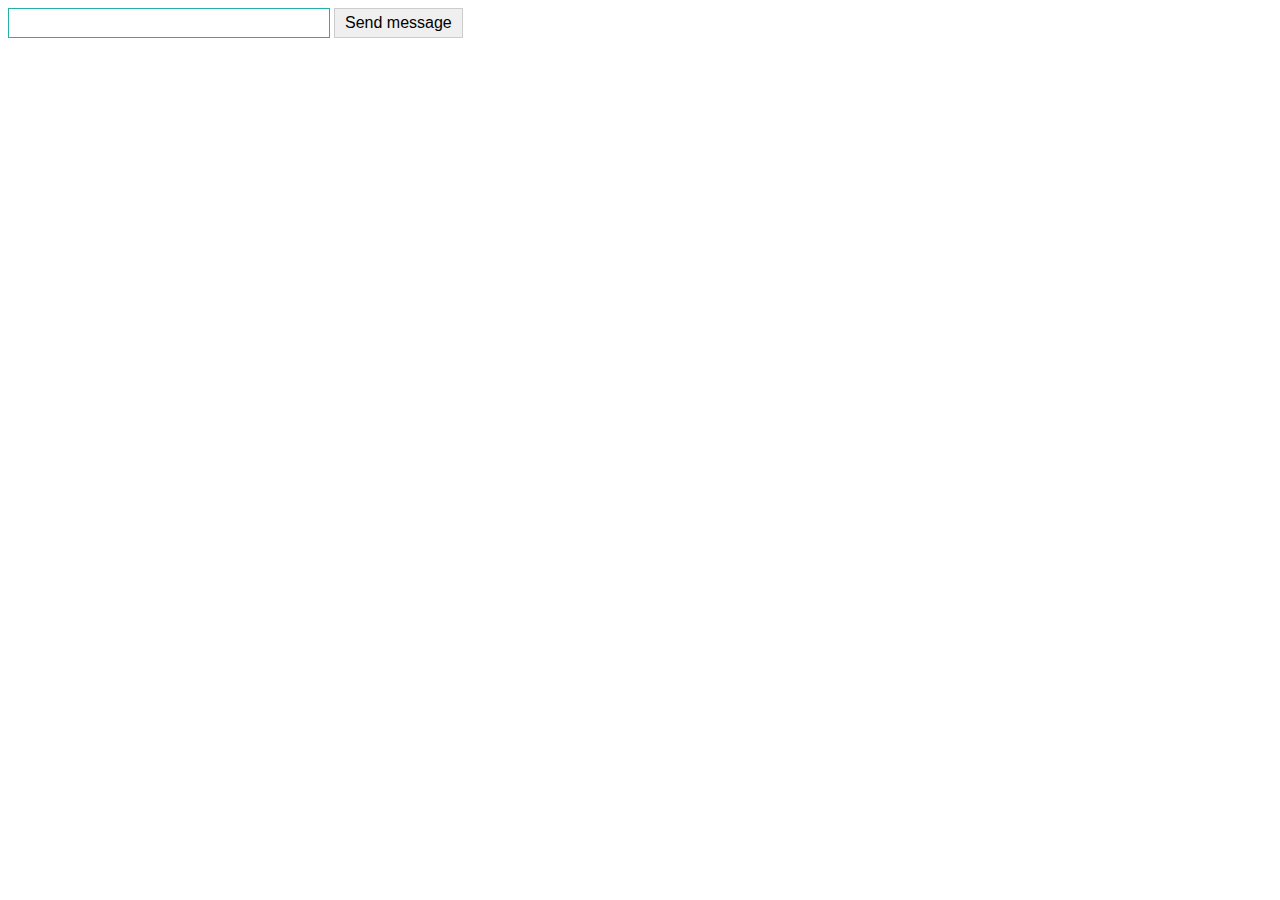
<file: M5_PB-API-ExchangeRates-main/PB-API-ExchangeRates-main/index.html>
<!DOCTYPE html>
<html>
<head>
    <meta http-equiv="Content-Type" content="text/html; charset=utf-8" />
    <link rel="stylesheet" href="main.css" />
</head>

<body>
    <form id="formChat">
        <input type="text" id="textField" />
        <button type="button" onclick="sendMessage()">Send message</button>
    </form>
    <div id="subscribe"></div>
    <script>
        const socket = new WebSocket('ws://localhost:8080');

        socket.addEventListener('open', (event) => {
            console.log('WebSocket з\'єднано.');
        });

        socket.addEventListener('message', (event) => {
            const message = event.data;
            const elMsg = document.createElement('div');
            elMsg.textContent = message;
            document.getElementById('subscribe').appendChild(elMsg);
        });

        socket.addEventListener('error', (event) => {
            console.error('Сталася помилка WebSocket: ', event);
        });

        socket.addEventListener('close', (event) => {
            if (event.wasClean) {
                console.log('WebSocket закрито коректно, код закриття: ', event.code);
            } else {
                console.error('WebSocket з\'єднання закрито некоректно');
            }
        });

        function sendMessage() {
            const message = document.getElementById('textField').value;
            socket.send(message);
            document.getElementById('textField').value = '';
        }
    </script>
</body>
</html>
</file>
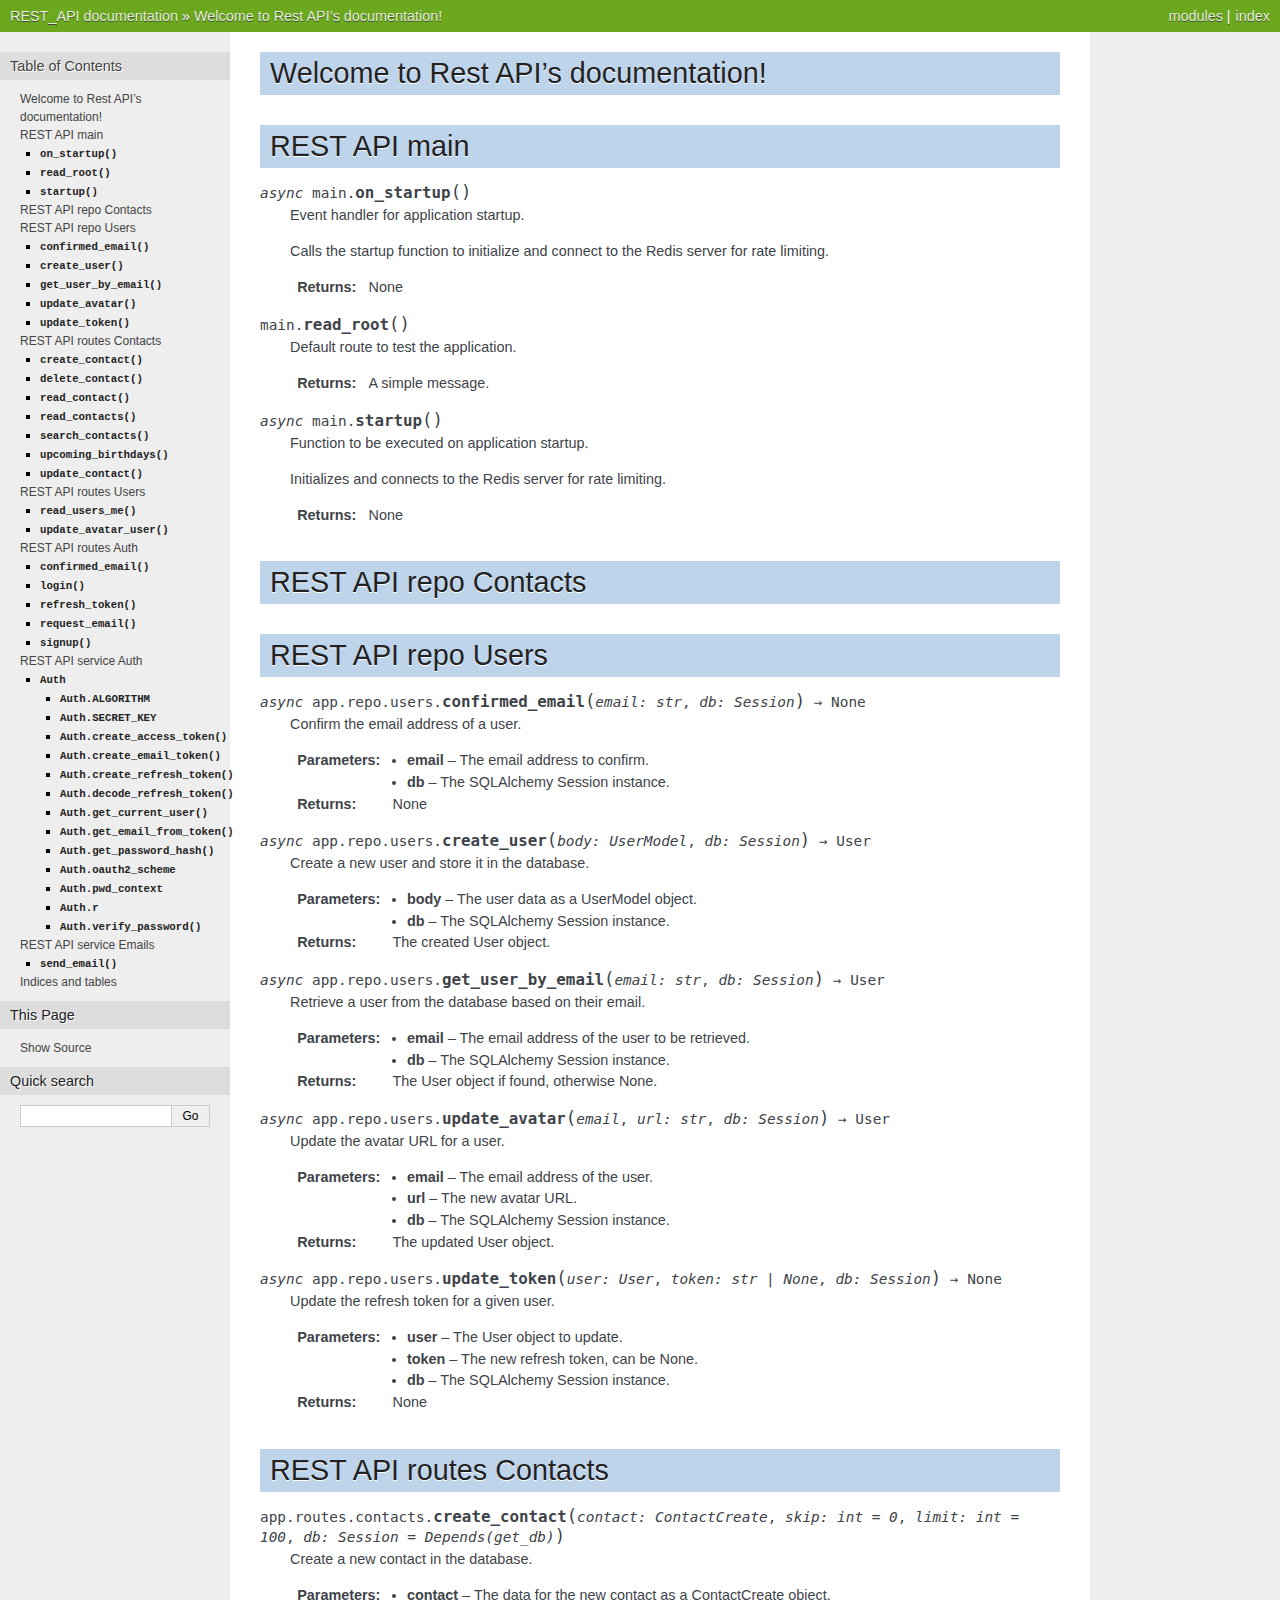
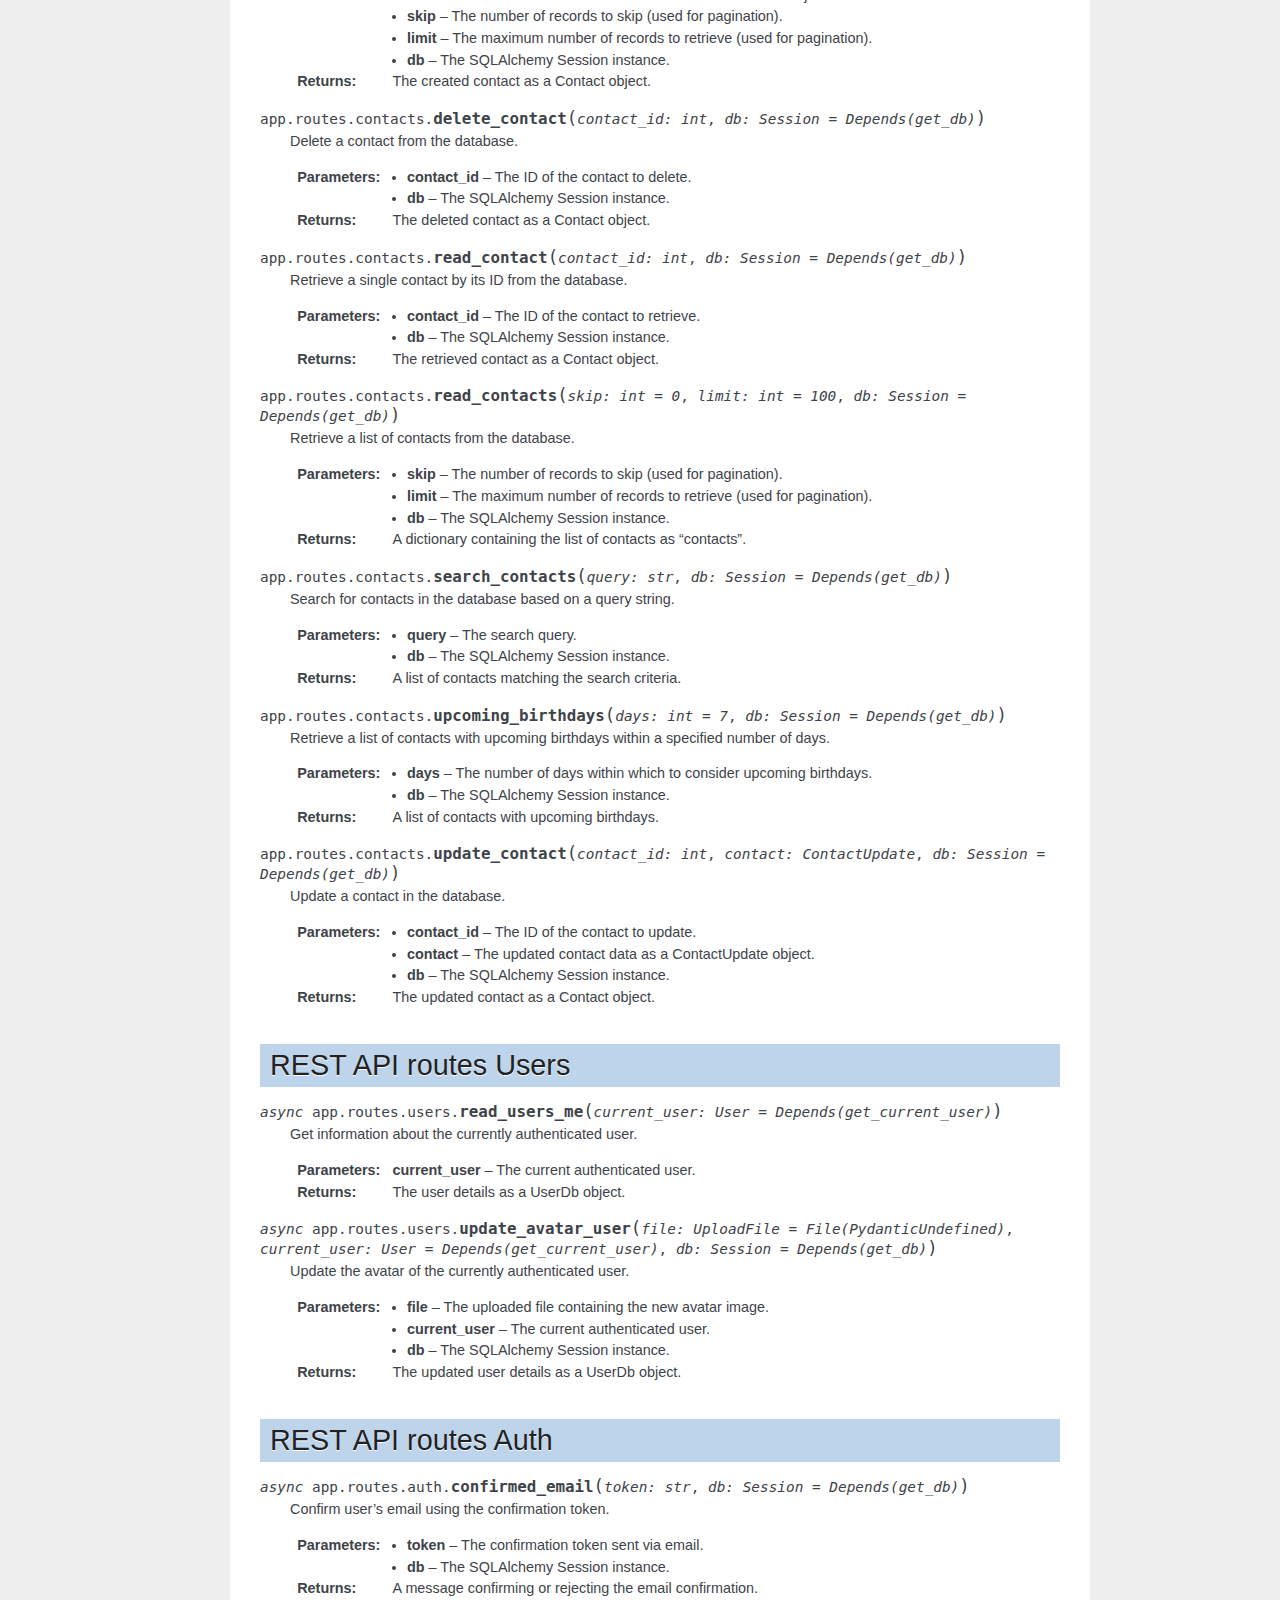
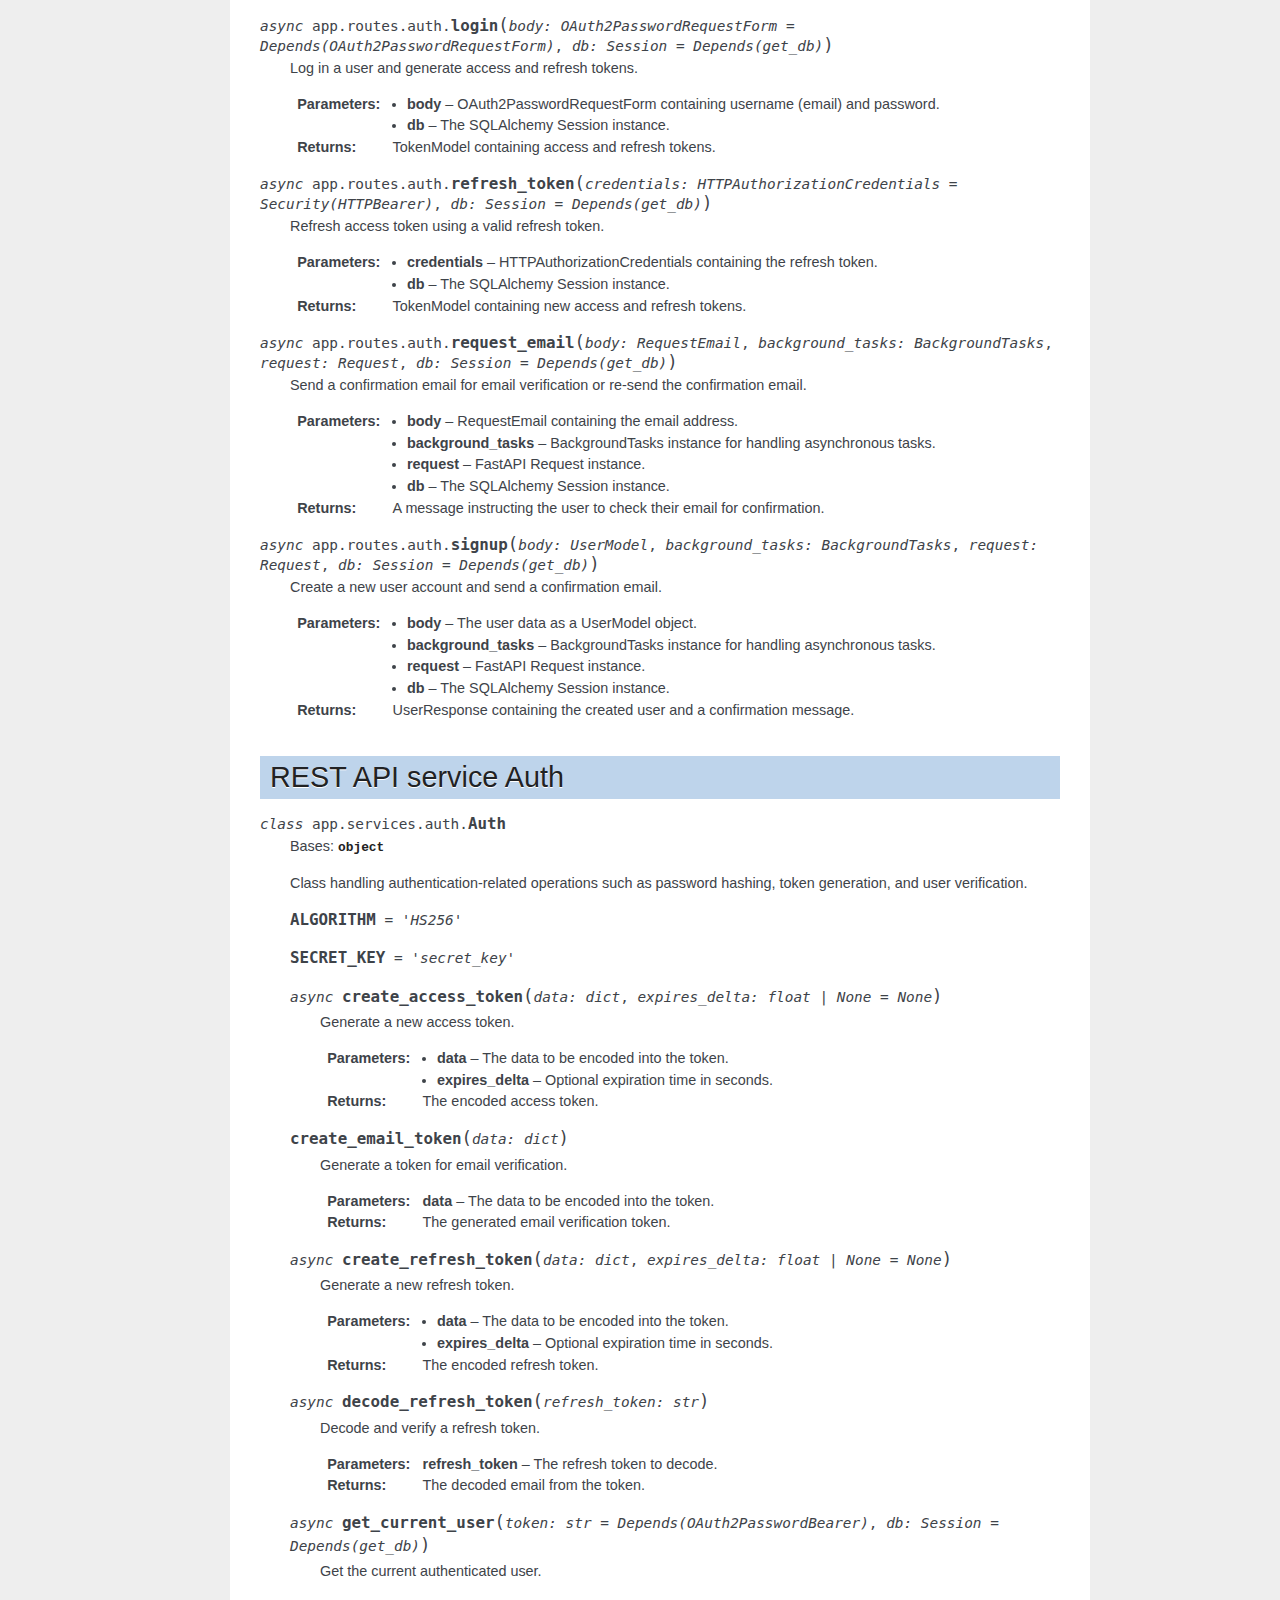
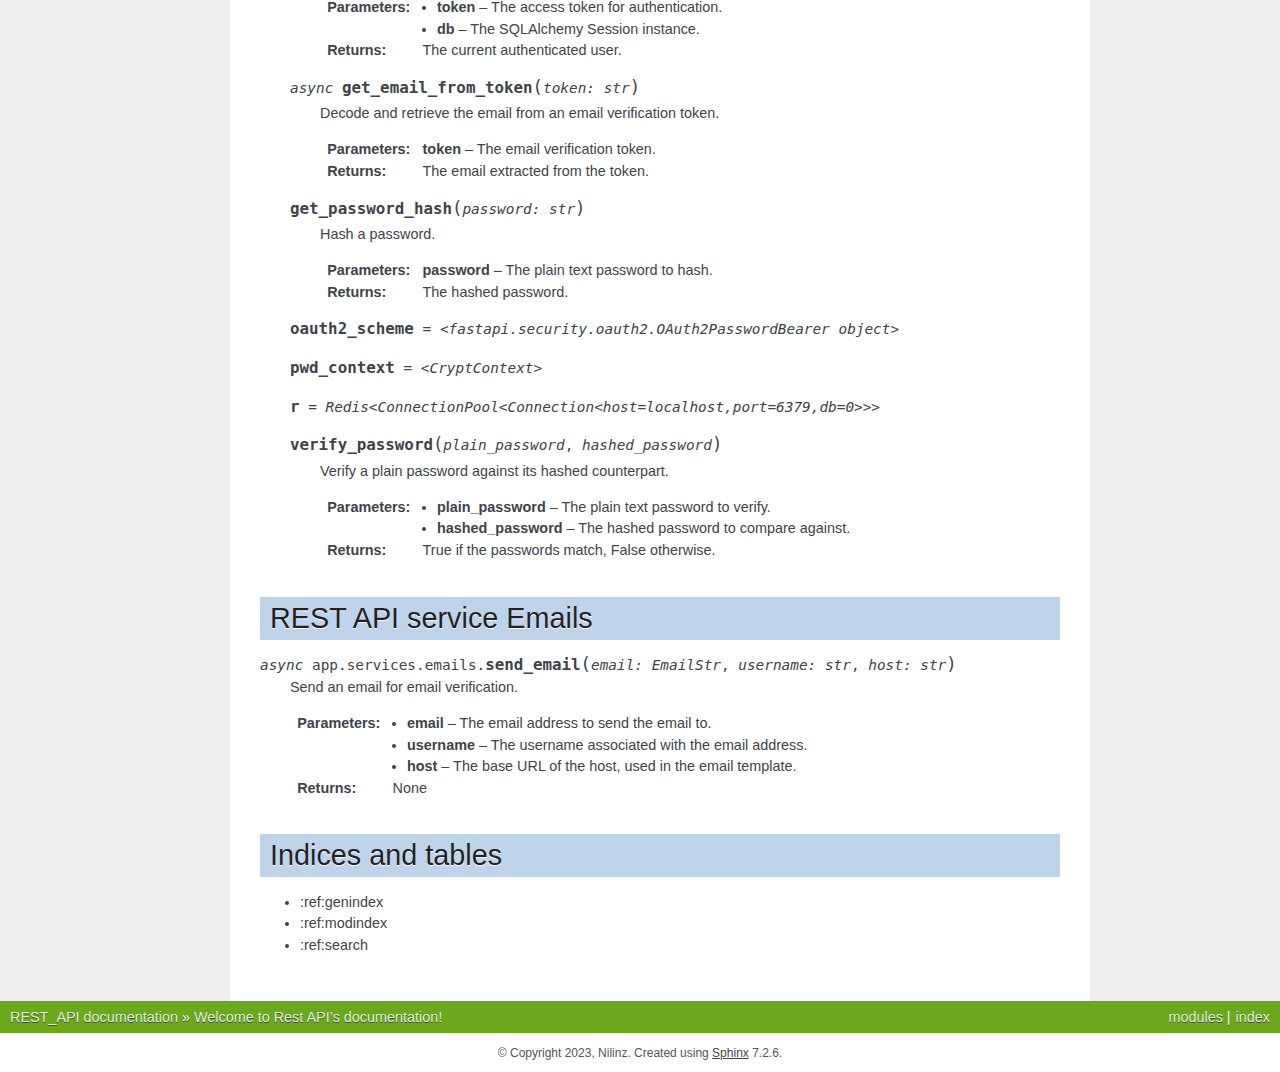
<file: M14_REST_API/REST_API-main/docs/_build/html/index.html>
<!DOCTYPE html>

<html lang="en" data-content_root="./">
  <head>
    <meta charset="utf-8" />
    <meta name="viewport" content="width=device-width, initial-scale=1.0" /><meta name="viewport" content="width=device-width, initial-scale=1" />

    <title>Welcome to Rest API’s documentation! &#8212; REST_API  documentation</title>
    <link rel="stylesheet" type="text/css" href="_static/pygments.css?v=a746c00c" />
    <link rel="stylesheet" type="text/css" href="_static/nature.css?v=601dbdee" />
    <script src="_static/documentation_options.js?v=5929fcd5"></script>
    <script src="_static/doctools.js?v=888ff710"></script>
    <script src="_static/sphinx_highlight.js?v=dc90522c"></script>
    <link rel="index" title="Index" href="genindex.html" />
    <link rel="search" title="Search" href="search.html" /> 
  </head><body>
    <div class="related" role="navigation" aria-label="related navigation">
      <h3>Navigation</h3>
      <ul>
        <li class="right" style="margin-right: 10px">
          <a href="genindex.html" title="General Index"
             accesskey="I">index</a></li>
        <li class="right" >
          <a href="py-modindex.html" title="Python Module Index"
             >modules</a> |</li>
        <li class="nav-item nav-item-0"><a href="#">REST_API  documentation</a> &#187;</li>
        <li class="nav-item nav-item-this"><a href="">Welcome to Rest API’s documentation!</a></li> 
      </ul>
    </div>  

    <div class="document">
      <div class="documentwrapper">
        <div class="bodywrapper">
          <div class="body" role="main">
            
  <section id="welcome-to-rest-api-s-documentation">
<h1>Welcome to Rest API’s documentation!<a class="headerlink" href="#welcome-to-rest-api-s-documentation" title="Link to this heading">¶</a></h1>
<div class="toctree-wrapper compound">
</div>
</section>
<section id="module-main">
<span id="rest-api-main"></span><h1>REST API main<a class="headerlink" href="#module-main" title="Link to this heading">¶</a></h1>
<dl class="py function">
<dt class="sig sig-object py" id="main.on_startup">
<em class="property"><span class="k"><span class="pre">async</span></span><span class="w"> </span></em><span class="sig-prename descclassname"><span class="pre">main.</span></span><span class="sig-name descname"><span class="pre">on_startup</span></span><span class="sig-paren">(</span><span class="sig-paren">)</span><a class="headerlink" href="#main.on_startup" title="Link to this definition">¶</a></dt>
<dd><p>Event handler for application startup.</p>
<p>Calls the startup function to initialize and connect to the Redis server for rate limiting.</p>
<dl class="field-list simple">
<dt class="field-odd">Returns<span class="colon">:</span></dt>
<dd class="field-odd"><p>None</p>
</dd>
</dl>
</dd></dl>

<dl class="py function">
<dt class="sig sig-object py" id="main.read_root">
<span class="sig-prename descclassname"><span class="pre">main.</span></span><span class="sig-name descname"><span class="pre">read_root</span></span><span class="sig-paren">(</span><span class="sig-paren">)</span><a class="headerlink" href="#main.read_root" title="Link to this definition">¶</a></dt>
<dd><p>Default route to test the application.</p>
<dl class="field-list simple">
<dt class="field-odd">Returns<span class="colon">:</span></dt>
<dd class="field-odd"><p>A simple message.</p>
</dd>
</dl>
</dd></dl>

<dl class="py function">
<dt class="sig sig-object py" id="main.startup">
<em class="property"><span class="k"><span class="pre">async</span></span><span class="w"> </span></em><span class="sig-prename descclassname"><span class="pre">main.</span></span><span class="sig-name descname"><span class="pre">startup</span></span><span class="sig-paren">(</span><span class="sig-paren">)</span><a class="headerlink" href="#main.startup" title="Link to this definition">¶</a></dt>
<dd><p>Function to be executed on application startup.</p>
<p>Initializes and connects to the Redis server for rate limiting.</p>
<dl class="field-list simple">
<dt class="field-odd">Returns<span class="colon">:</span></dt>
<dd class="field-odd"><p>None</p>
</dd>
</dl>
</dd></dl>

</section>
<section id="module-app.repo.contacts">
<span id="rest-api-repo-contacts"></span><h1>REST API repo Contacts<a class="headerlink" href="#module-app.repo.contacts" title="Link to this heading">¶</a></h1>
</section>
<section id="module-app.repo.users">
<span id="rest-api-repo-users"></span><h1>REST API repo Users<a class="headerlink" href="#module-app.repo.users" title="Link to this heading">¶</a></h1>
<dl class="py function">
<dt class="sig sig-object py" id="app.repo.users.confirmed_email">
<em class="property"><span class="k"><span class="pre">async</span></span><span class="w"> </span></em><span class="sig-prename descclassname"><span class="pre">app.repo.users.</span></span><span class="sig-name descname"><span class="pre">confirmed_email</span></span><span class="sig-paren">(</span><em class="sig-param"><span class="n"><span class="pre">email</span></span><span class="p"><span class="pre">:</span></span><span class="w"> </span><span class="n"><span class="pre">str</span></span></em>, <em class="sig-param"><span class="n"><span class="pre">db</span></span><span class="p"><span class="pre">:</span></span><span class="w"> </span><span class="n"><span class="pre">Session</span></span></em><span class="sig-paren">)</span> <span class="sig-return"><span class="sig-return-icon">&#x2192;</span> <span class="sig-return-typehint"><span class="pre">None</span></span></span><a class="headerlink" href="#app.repo.users.confirmed_email" title="Link to this definition">¶</a></dt>
<dd><p>Confirm the email address of a user.</p>
<dl class="field-list simple">
<dt class="field-odd">Parameters<span class="colon">:</span></dt>
<dd class="field-odd"><ul class="simple">
<li><p><strong>email</strong> – The email address to confirm.</p></li>
<li><p><strong>db</strong> – The SQLAlchemy Session instance.</p></li>
</ul>
</dd>
<dt class="field-even">Returns<span class="colon">:</span></dt>
<dd class="field-even"><p>None</p>
</dd>
</dl>
</dd></dl>

<dl class="py function">
<dt class="sig sig-object py" id="app.repo.users.create_user">
<em class="property"><span class="k"><span class="pre">async</span></span><span class="w"> </span></em><span class="sig-prename descclassname"><span class="pre">app.repo.users.</span></span><span class="sig-name descname"><span class="pre">create_user</span></span><span class="sig-paren">(</span><em class="sig-param"><span class="n"><span class="pre">body</span></span><span class="p"><span class="pre">:</span></span><span class="w"> </span><span class="n"><span class="pre">UserModel</span></span></em>, <em class="sig-param"><span class="n"><span class="pre">db</span></span><span class="p"><span class="pre">:</span></span><span class="w"> </span><span class="n"><span class="pre">Session</span></span></em><span class="sig-paren">)</span> <span class="sig-return"><span class="sig-return-icon">&#x2192;</span> <span class="sig-return-typehint"><span class="pre">User</span></span></span><a class="headerlink" href="#app.repo.users.create_user" title="Link to this definition">¶</a></dt>
<dd><p>Create a new user and store it in the database.</p>
<dl class="field-list simple">
<dt class="field-odd">Parameters<span class="colon">:</span></dt>
<dd class="field-odd"><ul class="simple">
<li><p><strong>body</strong> – The user data as a UserModel object.</p></li>
<li><p><strong>db</strong> – The SQLAlchemy Session instance.</p></li>
</ul>
</dd>
<dt class="field-even">Returns<span class="colon">:</span></dt>
<dd class="field-even"><p>The created User object.</p>
</dd>
</dl>
</dd></dl>

<dl class="py function">
<dt class="sig sig-object py" id="app.repo.users.get_user_by_email">
<em class="property"><span class="k"><span class="pre">async</span></span><span class="w"> </span></em><span class="sig-prename descclassname"><span class="pre">app.repo.users.</span></span><span class="sig-name descname"><span class="pre">get_user_by_email</span></span><span class="sig-paren">(</span><em class="sig-param"><span class="n"><span class="pre">email</span></span><span class="p"><span class="pre">:</span></span><span class="w"> </span><span class="n"><span class="pre">str</span></span></em>, <em class="sig-param"><span class="n"><span class="pre">db</span></span><span class="p"><span class="pre">:</span></span><span class="w"> </span><span class="n"><span class="pre">Session</span></span></em><span class="sig-paren">)</span> <span class="sig-return"><span class="sig-return-icon">&#x2192;</span> <span class="sig-return-typehint"><span class="pre">User</span></span></span><a class="headerlink" href="#app.repo.users.get_user_by_email" title="Link to this definition">¶</a></dt>
<dd><p>Retrieve a user from the database based on their email.</p>
<dl class="field-list simple">
<dt class="field-odd">Parameters<span class="colon">:</span></dt>
<dd class="field-odd"><ul class="simple">
<li><p><strong>email</strong> – The email address of the user to be retrieved.</p></li>
<li><p><strong>db</strong> – The SQLAlchemy Session instance.</p></li>
</ul>
</dd>
<dt class="field-even">Returns<span class="colon">:</span></dt>
<dd class="field-even"><p>The User object if found, otherwise None.</p>
</dd>
</dl>
</dd></dl>

<dl class="py function">
<dt class="sig sig-object py" id="app.repo.users.update_avatar">
<em class="property"><span class="k"><span class="pre">async</span></span><span class="w"> </span></em><span class="sig-prename descclassname"><span class="pre">app.repo.users.</span></span><span class="sig-name descname"><span class="pre">update_avatar</span></span><span class="sig-paren">(</span><em class="sig-param"><span class="n"><span class="pre">email</span></span></em>, <em class="sig-param"><span class="n"><span class="pre">url</span></span><span class="p"><span class="pre">:</span></span><span class="w"> </span><span class="n"><span class="pre">str</span></span></em>, <em class="sig-param"><span class="n"><span class="pre">db</span></span><span class="p"><span class="pre">:</span></span><span class="w"> </span><span class="n"><span class="pre">Session</span></span></em><span class="sig-paren">)</span> <span class="sig-return"><span class="sig-return-icon">&#x2192;</span> <span class="sig-return-typehint"><span class="pre">User</span></span></span><a class="headerlink" href="#app.repo.users.update_avatar" title="Link to this definition">¶</a></dt>
<dd><p>Update the avatar URL for a user.</p>
<dl class="field-list simple">
<dt class="field-odd">Parameters<span class="colon">:</span></dt>
<dd class="field-odd"><ul class="simple">
<li><p><strong>email</strong> – The email address of the user.</p></li>
<li><p><strong>url</strong> – The new avatar URL.</p></li>
<li><p><strong>db</strong> – The SQLAlchemy Session instance.</p></li>
</ul>
</dd>
<dt class="field-even">Returns<span class="colon">:</span></dt>
<dd class="field-even"><p>The updated User object.</p>
</dd>
</dl>
</dd></dl>

<dl class="py function">
<dt class="sig sig-object py" id="app.repo.users.update_token">
<em class="property"><span class="k"><span class="pre">async</span></span><span class="w"> </span></em><span class="sig-prename descclassname"><span class="pre">app.repo.users.</span></span><span class="sig-name descname"><span class="pre">update_token</span></span><span class="sig-paren">(</span><em class="sig-param"><span class="n"><span class="pre">user</span></span><span class="p"><span class="pre">:</span></span><span class="w"> </span><span class="n"><span class="pre">User</span></span></em>, <em class="sig-param"><span class="n"><span class="pre">token</span></span><span class="p"><span class="pre">:</span></span><span class="w"> </span><span class="n"><span class="pre">str</span><span class="w"> </span><span class="p"><span class="pre">|</span></span><span class="w"> </span><span class="pre">None</span></span></em>, <em class="sig-param"><span class="n"><span class="pre">db</span></span><span class="p"><span class="pre">:</span></span><span class="w"> </span><span class="n"><span class="pre">Session</span></span></em><span class="sig-paren">)</span> <span class="sig-return"><span class="sig-return-icon">&#x2192;</span> <span class="sig-return-typehint"><span class="pre">None</span></span></span><a class="headerlink" href="#app.repo.users.update_token" title="Link to this definition">¶</a></dt>
<dd><p>Update the refresh token for a given user.</p>
<dl class="field-list simple">
<dt class="field-odd">Parameters<span class="colon">:</span></dt>
<dd class="field-odd"><ul class="simple">
<li><p><strong>user</strong> – The User object to update.</p></li>
<li><p><strong>token</strong> – The new refresh token, can be None.</p></li>
<li><p><strong>db</strong> – The SQLAlchemy Session instance.</p></li>
</ul>
</dd>
<dt class="field-even">Returns<span class="colon">:</span></dt>
<dd class="field-even"><p>None</p>
</dd>
</dl>
</dd></dl>

</section>
<section id="module-app.routes.contacts">
<span id="rest-api-routes-contacts"></span><h1>REST API routes Contacts<a class="headerlink" href="#module-app.routes.contacts" title="Link to this heading">¶</a></h1>
<dl class="py function">
<dt class="sig sig-object py" id="app.routes.contacts.create_contact">
<span class="sig-prename descclassname"><span class="pre">app.routes.contacts.</span></span><span class="sig-name descname"><span class="pre">create_contact</span></span><span class="sig-paren">(</span><em class="sig-param"><span class="n"><span class="pre">contact</span></span><span class="p"><span class="pre">:</span></span><span class="w"> </span><span class="n"><span class="pre">ContactCreate</span></span></em>, <em class="sig-param"><span class="n"><span class="pre">skip</span></span><span class="p"><span class="pre">:</span></span><span class="w"> </span><span class="n"><span class="pre">int</span></span><span class="w"> </span><span class="o"><span class="pre">=</span></span><span class="w"> </span><span class="default_value"><span class="pre">0</span></span></em>, <em class="sig-param"><span class="n"><span class="pre">limit</span></span><span class="p"><span class="pre">:</span></span><span class="w"> </span><span class="n"><span class="pre">int</span></span><span class="w"> </span><span class="o"><span class="pre">=</span></span><span class="w"> </span><span class="default_value"><span class="pre">100</span></span></em>, <em class="sig-param"><span class="n"><span class="pre">db</span></span><span class="p"><span class="pre">:</span></span><span class="w"> </span><span class="n"><span class="pre">Session</span></span><span class="w"> </span><span class="o"><span class="pre">=</span></span><span class="w"> </span><span class="default_value"><span class="pre">Depends(get_db)</span></span></em><span class="sig-paren">)</span><a class="headerlink" href="#app.routes.contacts.create_contact" title="Link to this definition">¶</a></dt>
<dd><p>Create a new contact in the database.</p>
<dl class="field-list simple">
<dt class="field-odd">Parameters<span class="colon">:</span></dt>
<dd class="field-odd"><ul class="simple">
<li><p><strong>contact</strong> – The data for the new contact as a ContactCreate object.</p></li>
<li><p><strong>skip</strong> – The number of records to skip (used for pagination).</p></li>
<li><p><strong>limit</strong> – The maximum number of records to retrieve (used for pagination).</p></li>
<li><p><strong>db</strong> – The SQLAlchemy Session instance.</p></li>
</ul>
</dd>
<dt class="field-even">Returns<span class="colon">:</span></dt>
<dd class="field-even"><p>The created contact as a Contact object.</p>
</dd>
</dl>
</dd></dl>

<dl class="py function">
<dt class="sig sig-object py" id="app.routes.contacts.delete_contact">
<span class="sig-prename descclassname"><span class="pre">app.routes.contacts.</span></span><span class="sig-name descname"><span class="pre">delete_contact</span></span><span class="sig-paren">(</span><em class="sig-param"><span class="n"><span class="pre">contact_id</span></span><span class="p"><span class="pre">:</span></span><span class="w"> </span><span class="n"><span class="pre">int</span></span></em>, <em class="sig-param"><span class="n"><span class="pre">db</span></span><span class="p"><span class="pre">:</span></span><span class="w"> </span><span class="n"><span class="pre">Session</span></span><span class="w"> </span><span class="o"><span class="pre">=</span></span><span class="w"> </span><span class="default_value"><span class="pre">Depends(get_db)</span></span></em><span class="sig-paren">)</span><a class="headerlink" href="#app.routes.contacts.delete_contact" title="Link to this definition">¶</a></dt>
<dd><p>Delete a contact from the database.</p>
<dl class="field-list simple">
<dt class="field-odd">Parameters<span class="colon">:</span></dt>
<dd class="field-odd"><ul class="simple">
<li><p><strong>contact_id</strong> – The ID of the contact to delete.</p></li>
<li><p><strong>db</strong> – The SQLAlchemy Session instance.</p></li>
</ul>
</dd>
<dt class="field-even">Returns<span class="colon">:</span></dt>
<dd class="field-even"><p>The deleted contact as a Contact object.</p>
</dd>
</dl>
</dd></dl>

<dl class="py function">
<dt class="sig sig-object py" id="app.routes.contacts.read_contact">
<span class="sig-prename descclassname"><span class="pre">app.routes.contacts.</span></span><span class="sig-name descname"><span class="pre">read_contact</span></span><span class="sig-paren">(</span><em class="sig-param"><span class="n"><span class="pre">contact_id</span></span><span class="p"><span class="pre">:</span></span><span class="w"> </span><span class="n"><span class="pre">int</span></span></em>, <em class="sig-param"><span class="n"><span class="pre">db</span></span><span class="p"><span class="pre">:</span></span><span class="w"> </span><span class="n"><span class="pre">Session</span></span><span class="w"> </span><span class="o"><span class="pre">=</span></span><span class="w"> </span><span class="default_value"><span class="pre">Depends(get_db)</span></span></em><span class="sig-paren">)</span><a class="headerlink" href="#app.routes.contacts.read_contact" title="Link to this definition">¶</a></dt>
<dd><p>Retrieve a single contact by its ID from the database.</p>
<dl class="field-list simple">
<dt class="field-odd">Parameters<span class="colon">:</span></dt>
<dd class="field-odd"><ul class="simple">
<li><p><strong>contact_id</strong> – The ID of the contact to retrieve.</p></li>
<li><p><strong>db</strong> – The SQLAlchemy Session instance.</p></li>
</ul>
</dd>
<dt class="field-even">Returns<span class="colon">:</span></dt>
<dd class="field-even"><p>The retrieved contact as a Contact object.</p>
</dd>
</dl>
</dd></dl>

<dl class="py function">
<dt class="sig sig-object py" id="app.routes.contacts.read_contacts">
<span class="sig-prename descclassname"><span class="pre">app.routes.contacts.</span></span><span class="sig-name descname"><span class="pre">read_contacts</span></span><span class="sig-paren">(</span><em class="sig-param"><span class="n"><span class="pre">skip</span></span><span class="p"><span class="pre">:</span></span><span class="w"> </span><span class="n"><span class="pre">int</span></span><span class="w"> </span><span class="o"><span class="pre">=</span></span><span class="w"> </span><span class="default_value"><span class="pre">0</span></span></em>, <em class="sig-param"><span class="n"><span class="pre">limit</span></span><span class="p"><span class="pre">:</span></span><span class="w"> </span><span class="n"><span class="pre">int</span></span><span class="w"> </span><span class="o"><span class="pre">=</span></span><span class="w"> </span><span class="default_value"><span class="pre">100</span></span></em>, <em class="sig-param"><span class="n"><span class="pre">db</span></span><span class="p"><span class="pre">:</span></span><span class="w"> </span><span class="n"><span class="pre">Session</span></span><span class="w"> </span><span class="o"><span class="pre">=</span></span><span class="w"> </span><span class="default_value"><span class="pre">Depends(get_db)</span></span></em><span class="sig-paren">)</span><a class="headerlink" href="#app.routes.contacts.read_contacts" title="Link to this definition">¶</a></dt>
<dd><p>Retrieve a list of contacts from the database.</p>
<dl class="field-list simple">
<dt class="field-odd">Parameters<span class="colon">:</span></dt>
<dd class="field-odd"><ul class="simple">
<li><p><strong>skip</strong> – The number of records to skip (used for pagination).</p></li>
<li><p><strong>limit</strong> – The maximum number of records to retrieve (used for pagination).</p></li>
<li><p><strong>db</strong> – The SQLAlchemy Session instance.</p></li>
</ul>
</dd>
<dt class="field-even">Returns<span class="colon">:</span></dt>
<dd class="field-even"><p>A dictionary containing the list of contacts as “contacts”.</p>
</dd>
</dl>
</dd></dl>

<dl class="py function">
<dt class="sig sig-object py" id="app.routes.contacts.search_contacts">
<span class="sig-prename descclassname"><span class="pre">app.routes.contacts.</span></span><span class="sig-name descname"><span class="pre">search_contacts</span></span><span class="sig-paren">(</span><em class="sig-param"><span class="n"><span class="pre">query</span></span><span class="p"><span class="pre">:</span></span><span class="w"> </span><span class="n"><span class="pre">str</span></span></em>, <em class="sig-param"><span class="n"><span class="pre">db</span></span><span class="p"><span class="pre">:</span></span><span class="w"> </span><span class="n"><span class="pre">Session</span></span><span class="w"> </span><span class="o"><span class="pre">=</span></span><span class="w"> </span><span class="default_value"><span class="pre">Depends(get_db)</span></span></em><span class="sig-paren">)</span><a class="headerlink" href="#app.routes.contacts.search_contacts" title="Link to this definition">¶</a></dt>
<dd><p>Search for contacts in the database based on a query string.</p>
<dl class="field-list simple">
<dt class="field-odd">Parameters<span class="colon">:</span></dt>
<dd class="field-odd"><ul class="simple">
<li><p><strong>query</strong> – The search query.</p></li>
<li><p><strong>db</strong> – The SQLAlchemy Session instance.</p></li>
</ul>
</dd>
<dt class="field-even">Returns<span class="colon">:</span></dt>
<dd class="field-even"><p>A list of contacts matching the search criteria.</p>
</dd>
</dl>
</dd></dl>

<dl class="py function">
<dt class="sig sig-object py" id="app.routes.contacts.upcoming_birthdays">
<span class="sig-prename descclassname"><span class="pre">app.routes.contacts.</span></span><span class="sig-name descname"><span class="pre">upcoming_birthdays</span></span><span class="sig-paren">(</span><em class="sig-param"><span class="n"><span class="pre">days</span></span><span class="p"><span class="pre">:</span></span><span class="w"> </span><span class="n"><span class="pre">int</span></span><span class="w"> </span><span class="o"><span class="pre">=</span></span><span class="w"> </span><span class="default_value"><span class="pre">7</span></span></em>, <em class="sig-param"><span class="n"><span class="pre">db</span></span><span class="p"><span class="pre">:</span></span><span class="w"> </span><span class="n"><span class="pre">Session</span></span><span class="w"> </span><span class="o"><span class="pre">=</span></span><span class="w"> </span><span class="default_value"><span class="pre">Depends(get_db)</span></span></em><span class="sig-paren">)</span><a class="headerlink" href="#app.routes.contacts.upcoming_birthdays" title="Link to this definition">¶</a></dt>
<dd><p>Retrieve a list of contacts with upcoming birthdays within a specified number of days.</p>
<dl class="field-list simple">
<dt class="field-odd">Parameters<span class="colon">:</span></dt>
<dd class="field-odd"><ul class="simple">
<li><p><strong>days</strong> – The number of days within which to consider upcoming birthdays.</p></li>
<li><p><strong>db</strong> – The SQLAlchemy Session instance.</p></li>
</ul>
</dd>
<dt class="field-even">Returns<span class="colon">:</span></dt>
<dd class="field-even"><p>A list of contacts with upcoming birthdays.</p>
</dd>
</dl>
</dd></dl>

<dl class="py function">
<dt class="sig sig-object py" id="app.routes.contacts.update_contact">
<span class="sig-prename descclassname"><span class="pre">app.routes.contacts.</span></span><span class="sig-name descname"><span class="pre">update_contact</span></span><span class="sig-paren">(</span><em class="sig-param"><span class="n"><span class="pre">contact_id</span></span><span class="p"><span class="pre">:</span></span><span class="w"> </span><span class="n"><span class="pre">int</span></span></em>, <em class="sig-param"><span class="n"><span class="pre">contact</span></span><span class="p"><span class="pre">:</span></span><span class="w"> </span><span class="n"><span class="pre">ContactUpdate</span></span></em>, <em class="sig-param"><span class="n"><span class="pre">db</span></span><span class="p"><span class="pre">:</span></span><span class="w"> </span><span class="n"><span class="pre">Session</span></span><span class="w"> </span><span class="o"><span class="pre">=</span></span><span class="w"> </span><span class="default_value"><span class="pre">Depends(get_db)</span></span></em><span class="sig-paren">)</span><a class="headerlink" href="#app.routes.contacts.update_contact" title="Link to this definition">¶</a></dt>
<dd><p>Update a contact in the database.</p>
<dl class="field-list simple">
<dt class="field-odd">Parameters<span class="colon">:</span></dt>
<dd class="field-odd"><ul class="simple">
<li><p><strong>contact_id</strong> – The ID of the contact to update.</p></li>
<li><p><strong>contact</strong> – The updated contact data as a ContactUpdate object.</p></li>
<li><p><strong>db</strong> – The SQLAlchemy Session instance.</p></li>
</ul>
</dd>
<dt class="field-even">Returns<span class="colon">:</span></dt>
<dd class="field-even"><p>The updated contact as a Contact object.</p>
</dd>
</dl>
</dd></dl>

</section>
<section id="module-app.routes.users">
<span id="rest-api-routes-users"></span><h1>REST API routes Users<a class="headerlink" href="#module-app.routes.users" title="Link to this heading">¶</a></h1>
<dl class="py function">
<dt class="sig sig-object py" id="app.routes.users.read_users_me">
<em class="property"><span class="k"><span class="pre">async</span></span><span class="w"> </span></em><span class="sig-prename descclassname"><span class="pre">app.routes.users.</span></span><span class="sig-name descname"><span class="pre">read_users_me</span></span><span class="sig-paren">(</span><em class="sig-param"><span class="n"><span class="pre">current_user</span></span><span class="p"><span class="pre">:</span></span><span class="w"> </span><span class="n"><span class="pre">User</span></span><span class="w"> </span><span class="o"><span class="pre">=</span></span><span class="w"> </span><span class="default_value"><span class="pre">Depends(get_current_user)</span></span></em><span class="sig-paren">)</span><a class="headerlink" href="#app.routes.users.read_users_me" title="Link to this definition">¶</a></dt>
<dd><p>Get information about the currently authenticated user.</p>
<dl class="field-list simple">
<dt class="field-odd">Parameters<span class="colon">:</span></dt>
<dd class="field-odd"><p><strong>current_user</strong> – The current authenticated user.</p>
</dd>
<dt class="field-even">Returns<span class="colon">:</span></dt>
<dd class="field-even"><p>The user details as a UserDb object.</p>
</dd>
</dl>
</dd></dl>

<dl class="py function">
<dt class="sig sig-object py" id="app.routes.users.update_avatar_user">
<em class="property"><span class="k"><span class="pre">async</span></span><span class="w"> </span></em><span class="sig-prename descclassname"><span class="pre">app.routes.users.</span></span><span class="sig-name descname"><span class="pre">update_avatar_user</span></span><span class="sig-paren">(</span><em class="sig-param"><span class="n"><span class="pre">file</span></span><span class="p"><span class="pre">:</span></span><span class="w"> </span><span class="n"><span class="pre">UploadFile</span></span><span class="w"> </span><span class="o"><span class="pre">=</span></span><span class="w"> </span><span class="default_value"><span class="pre">File(PydanticUndefined)</span></span></em>, <em class="sig-param"><span class="n"><span class="pre">current_user</span></span><span class="p"><span class="pre">:</span></span><span class="w"> </span><span class="n"><span class="pre">User</span></span><span class="w"> </span><span class="o"><span class="pre">=</span></span><span class="w"> </span><span class="default_value"><span class="pre">Depends(get_current_user)</span></span></em>, <em class="sig-param"><span class="n"><span class="pre">db</span></span><span class="p"><span class="pre">:</span></span><span class="w"> </span><span class="n"><span class="pre">Session</span></span><span class="w"> </span><span class="o"><span class="pre">=</span></span><span class="w"> </span><span class="default_value"><span class="pre">Depends(get_db)</span></span></em><span class="sig-paren">)</span><a class="headerlink" href="#app.routes.users.update_avatar_user" title="Link to this definition">¶</a></dt>
<dd><p>Update the avatar of the currently authenticated user.</p>
<dl class="field-list simple">
<dt class="field-odd">Parameters<span class="colon">:</span></dt>
<dd class="field-odd"><ul class="simple">
<li><p><strong>file</strong> – The uploaded file containing the new avatar image.</p></li>
<li><p><strong>current_user</strong> – The current authenticated user.</p></li>
<li><p><strong>db</strong> – The SQLAlchemy Session instance.</p></li>
</ul>
</dd>
<dt class="field-even">Returns<span class="colon">:</span></dt>
<dd class="field-even"><p>The updated user details as a UserDb object.</p>
</dd>
</dl>
</dd></dl>

</section>
<section id="module-app.routes.auth">
<span id="rest-api-routes-auth"></span><h1>REST API routes Auth<a class="headerlink" href="#module-app.routes.auth" title="Link to this heading">¶</a></h1>
<dl class="py function">
<dt class="sig sig-object py" id="app.routes.auth.confirmed_email">
<em class="property"><span class="k"><span class="pre">async</span></span><span class="w"> </span></em><span class="sig-prename descclassname"><span class="pre">app.routes.auth.</span></span><span class="sig-name descname"><span class="pre">confirmed_email</span></span><span class="sig-paren">(</span><em class="sig-param"><span class="n"><span class="pre">token</span></span><span class="p"><span class="pre">:</span></span><span class="w"> </span><span class="n"><span class="pre">str</span></span></em>, <em class="sig-param"><span class="n"><span class="pre">db</span></span><span class="p"><span class="pre">:</span></span><span class="w"> </span><span class="n"><span class="pre">Session</span></span><span class="w"> </span><span class="o"><span class="pre">=</span></span><span class="w"> </span><span class="default_value"><span class="pre">Depends(get_db)</span></span></em><span class="sig-paren">)</span><a class="headerlink" href="#app.routes.auth.confirmed_email" title="Link to this definition">¶</a></dt>
<dd><p>Confirm user’s email using the confirmation token.</p>
<dl class="field-list simple">
<dt class="field-odd">Parameters<span class="colon">:</span></dt>
<dd class="field-odd"><ul class="simple">
<li><p><strong>token</strong> – The confirmation token sent via email.</p></li>
<li><p><strong>db</strong> – The SQLAlchemy Session instance.</p></li>
</ul>
</dd>
<dt class="field-even">Returns<span class="colon">:</span></dt>
<dd class="field-even"><p>A message confirming or rejecting the email confirmation.</p>
</dd>
</dl>
</dd></dl>

<dl class="py function">
<dt class="sig sig-object py" id="app.routes.auth.login">
<em class="property"><span class="k"><span class="pre">async</span></span><span class="w"> </span></em><span class="sig-prename descclassname"><span class="pre">app.routes.auth.</span></span><span class="sig-name descname"><span class="pre">login</span></span><span class="sig-paren">(</span><em class="sig-param"><span class="n"><span class="pre">body</span></span><span class="p"><span class="pre">:</span></span><span class="w"> </span><span class="n"><span class="pre">OAuth2PasswordRequestForm</span></span><span class="w"> </span><span class="o"><span class="pre">=</span></span><span class="w"> </span><span class="default_value"><span class="pre">Depends(OAuth2PasswordRequestForm)</span></span></em>, <em class="sig-param"><span class="n"><span class="pre">db</span></span><span class="p"><span class="pre">:</span></span><span class="w"> </span><span class="n"><span class="pre">Session</span></span><span class="w"> </span><span class="o"><span class="pre">=</span></span><span class="w"> </span><span class="default_value"><span class="pre">Depends(get_db)</span></span></em><span class="sig-paren">)</span><a class="headerlink" href="#app.routes.auth.login" title="Link to this definition">¶</a></dt>
<dd><p>Log in a user and generate access and refresh tokens.</p>
<dl class="field-list simple">
<dt class="field-odd">Parameters<span class="colon">:</span></dt>
<dd class="field-odd"><ul class="simple">
<li><p><strong>body</strong> – OAuth2PasswordRequestForm containing username (email) and password.</p></li>
<li><p><strong>db</strong> – The SQLAlchemy Session instance.</p></li>
</ul>
</dd>
<dt class="field-even">Returns<span class="colon">:</span></dt>
<dd class="field-even"><p>TokenModel containing access and refresh tokens.</p>
</dd>
</dl>
</dd></dl>

<dl class="py function">
<dt class="sig sig-object py" id="app.routes.auth.refresh_token">
<em class="property"><span class="k"><span class="pre">async</span></span><span class="w"> </span></em><span class="sig-prename descclassname"><span class="pre">app.routes.auth.</span></span><span class="sig-name descname"><span class="pre">refresh_token</span></span><span class="sig-paren">(</span><em class="sig-param"><span class="n"><span class="pre">credentials</span></span><span class="p"><span class="pre">:</span></span><span class="w"> </span><span class="n"><span class="pre">HTTPAuthorizationCredentials</span></span><span class="w"> </span><span class="o"><span class="pre">=</span></span><span class="w"> </span><span class="default_value"><span class="pre">Security(HTTPBearer)</span></span></em>, <em class="sig-param"><span class="n"><span class="pre">db</span></span><span class="p"><span class="pre">:</span></span><span class="w"> </span><span class="n"><span class="pre">Session</span></span><span class="w"> </span><span class="o"><span class="pre">=</span></span><span class="w"> </span><span class="default_value"><span class="pre">Depends(get_db)</span></span></em><span class="sig-paren">)</span><a class="headerlink" href="#app.routes.auth.refresh_token" title="Link to this definition">¶</a></dt>
<dd><p>Refresh access token using a valid refresh token.</p>
<dl class="field-list simple">
<dt class="field-odd">Parameters<span class="colon">:</span></dt>
<dd class="field-odd"><ul class="simple">
<li><p><strong>credentials</strong> – HTTPAuthorizationCredentials containing the refresh token.</p></li>
<li><p><strong>db</strong> – The SQLAlchemy Session instance.</p></li>
</ul>
</dd>
<dt class="field-even">Returns<span class="colon">:</span></dt>
<dd class="field-even"><p>TokenModel containing new access and refresh tokens.</p>
</dd>
</dl>
</dd></dl>

<dl class="py function">
<dt class="sig sig-object py" id="app.routes.auth.request_email">
<em class="property"><span class="k"><span class="pre">async</span></span><span class="w"> </span></em><span class="sig-prename descclassname"><span class="pre">app.routes.auth.</span></span><span class="sig-name descname"><span class="pre">request_email</span></span><span class="sig-paren">(</span><em class="sig-param"><span class="n"><span class="pre">body</span></span><span class="p"><span class="pre">:</span></span><span class="w"> </span><span class="n"><span class="pre">RequestEmail</span></span></em>, <em class="sig-param"><span class="n"><span class="pre">background_tasks</span></span><span class="p"><span class="pre">:</span></span><span class="w"> </span><span class="n"><span class="pre">BackgroundTasks</span></span></em>, <em class="sig-param"><span class="n"><span class="pre">request</span></span><span class="p"><span class="pre">:</span></span><span class="w"> </span><span class="n"><span class="pre">Request</span></span></em>, <em class="sig-param"><span class="n"><span class="pre">db</span></span><span class="p"><span class="pre">:</span></span><span class="w"> </span><span class="n"><span class="pre">Session</span></span><span class="w"> </span><span class="o"><span class="pre">=</span></span><span class="w"> </span><span class="default_value"><span class="pre">Depends(get_db)</span></span></em><span class="sig-paren">)</span><a class="headerlink" href="#app.routes.auth.request_email" title="Link to this definition">¶</a></dt>
<dd><p>Send a confirmation email for email verification or re-send the confirmation email.</p>
<dl class="field-list simple">
<dt class="field-odd">Parameters<span class="colon">:</span></dt>
<dd class="field-odd"><ul class="simple">
<li><p><strong>body</strong> – RequestEmail containing the email address.</p></li>
<li><p><strong>background_tasks</strong> – BackgroundTasks instance for handling asynchronous tasks.</p></li>
<li><p><strong>request</strong> – FastAPI Request instance.</p></li>
<li><p><strong>db</strong> – The SQLAlchemy Session instance.</p></li>
</ul>
</dd>
<dt class="field-even">Returns<span class="colon">:</span></dt>
<dd class="field-even"><p>A message instructing the user to check their email for confirmation.</p>
</dd>
</dl>
</dd></dl>

<dl class="py function">
<dt class="sig sig-object py" id="app.routes.auth.signup">
<em class="property"><span class="k"><span class="pre">async</span></span><span class="w"> </span></em><span class="sig-prename descclassname"><span class="pre">app.routes.auth.</span></span><span class="sig-name descname"><span class="pre">signup</span></span><span class="sig-paren">(</span><em class="sig-param"><span class="n"><span class="pre">body</span></span><span class="p"><span class="pre">:</span></span><span class="w"> </span><span class="n"><span class="pre">UserModel</span></span></em>, <em class="sig-param"><span class="n"><span class="pre">background_tasks</span></span><span class="p"><span class="pre">:</span></span><span class="w"> </span><span class="n"><span class="pre">BackgroundTasks</span></span></em>, <em class="sig-param"><span class="n"><span class="pre">request</span></span><span class="p"><span class="pre">:</span></span><span class="w"> </span><span class="n"><span class="pre">Request</span></span></em>, <em class="sig-param"><span class="n"><span class="pre">db</span></span><span class="p"><span class="pre">:</span></span><span class="w"> </span><span class="n"><span class="pre">Session</span></span><span class="w"> </span><span class="o"><span class="pre">=</span></span><span class="w"> </span><span class="default_value"><span class="pre">Depends(get_db)</span></span></em><span class="sig-paren">)</span><a class="headerlink" href="#app.routes.auth.signup" title="Link to this definition">¶</a></dt>
<dd><p>Create a new user account and send a confirmation email.</p>
<dl class="field-list simple">
<dt class="field-odd">Parameters<span class="colon">:</span></dt>
<dd class="field-odd"><ul class="simple">
<li><p><strong>body</strong> – The user data as a UserModel object.</p></li>
<li><p><strong>background_tasks</strong> – BackgroundTasks instance for handling asynchronous tasks.</p></li>
<li><p><strong>request</strong> – FastAPI Request instance.</p></li>
<li><p><strong>db</strong> – The SQLAlchemy Session instance.</p></li>
</ul>
</dd>
<dt class="field-even">Returns<span class="colon">:</span></dt>
<dd class="field-even"><p>UserResponse containing the created user and a confirmation message.</p>
</dd>
</dl>
</dd></dl>

</section>
<section id="module-app.services.auth">
<span id="rest-api-service-auth"></span><h1>REST API service Auth<a class="headerlink" href="#module-app.services.auth" title="Link to this heading">¶</a></h1>
<dl class="py class">
<dt class="sig sig-object py" id="app.services.auth.Auth">
<em class="property"><span class="pre">class</span><span class="w"> </span></em><span class="sig-prename descclassname"><span class="pre">app.services.auth.</span></span><span class="sig-name descname"><span class="pre">Auth</span></span><a class="headerlink" href="#app.services.auth.Auth" title="Link to this definition">¶</a></dt>
<dd><p>Bases: <code class="xref py py-class docutils literal notranslate"><span class="pre">object</span></code></p>
<p>Class handling authentication-related operations such as password hashing, token generation, and user verification.</p>
<dl class="py attribute">
<dt class="sig sig-object py" id="app.services.auth.Auth.ALGORITHM">
<span class="sig-name descname"><span class="pre">ALGORITHM</span></span><em class="property"><span class="w"> </span><span class="p"><span class="pre">=</span></span><span class="w"> </span><span class="pre">'HS256'</span></em><a class="headerlink" href="#app.services.auth.Auth.ALGORITHM" title="Link to this definition">¶</a></dt>
<dd></dd></dl>

<dl class="py attribute">
<dt class="sig sig-object py" id="app.services.auth.Auth.SECRET_KEY">
<span class="sig-name descname"><span class="pre">SECRET_KEY</span></span><em class="property"><span class="w"> </span><span class="p"><span class="pre">=</span></span><span class="w"> </span><span class="pre">'secret_key'</span></em><a class="headerlink" href="#app.services.auth.Auth.SECRET_KEY" title="Link to this definition">¶</a></dt>
<dd></dd></dl>

<dl class="py method">
<dt class="sig sig-object py" id="app.services.auth.Auth.create_access_token">
<em class="property"><span class="pre">async</span><span class="w"> </span></em><span class="sig-name descname"><span class="pre">create_access_token</span></span><span class="sig-paren">(</span><em class="sig-param"><span class="n"><span class="pre">data</span></span><span class="p"><span class="pre">:</span></span><span class="w"> </span><span class="n"><span class="pre">dict</span></span></em>, <em class="sig-param"><span class="n"><span class="pre">expires_delta</span></span><span class="p"><span class="pre">:</span></span><span class="w"> </span><span class="n"><span class="pre">float</span><span class="w"> </span><span class="p"><span class="pre">|</span></span><span class="w"> </span><span class="pre">None</span></span><span class="w"> </span><span class="o"><span class="pre">=</span></span><span class="w"> </span><span class="default_value"><span class="pre">None</span></span></em><span class="sig-paren">)</span><a class="headerlink" href="#app.services.auth.Auth.create_access_token" title="Link to this definition">¶</a></dt>
<dd><p>Generate a new access token.</p>
<dl class="field-list simple">
<dt class="field-odd">Parameters<span class="colon">:</span></dt>
<dd class="field-odd"><ul class="simple">
<li><p><strong>data</strong> – The data to be encoded into the token.</p></li>
<li><p><strong>expires_delta</strong> – Optional expiration time in seconds.</p></li>
</ul>
</dd>
<dt class="field-even">Returns<span class="colon">:</span></dt>
<dd class="field-even"><p>The encoded access token.</p>
</dd>
</dl>
</dd></dl>

<dl class="py method">
<dt class="sig sig-object py" id="app.services.auth.Auth.create_email_token">
<span class="sig-name descname"><span class="pre">create_email_token</span></span><span class="sig-paren">(</span><em class="sig-param"><span class="n"><span class="pre">data</span></span><span class="p"><span class="pre">:</span></span><span class="w"> </span><span class="n"><span class="pre">dict</span></span></em><span class="sig-paren">)</span><a class="headerlink" href="#app.services.auth.Auth.create_email_token" title="Link to this definition">¶</a></dt>
<dd><p>Generate a token for email verification.</p>
<dl class="field-list simple">
<dt class="field-odd">Parameters<span class="colon">:</span></dt>
<dd class="field-odd"><p><strong>data</strong> – The data to be encoded into the token.</p>
</dd>
<dt class="field-even">Returns<span class="colon">:</span></dt>
<dd class="field-even"><p>The generated email verification token.</p>
</dd>
</dl>
</dd></dl>

<dl class="py method">
<dt class="sig sig-object py" id="app.services.auth.Auth.create_refresh_token">
<em class="property"><span class="pre">async</span><span class="w"> </span></em><span class="sig-name descname"><span class="pre">create_refresh_token</span></span><span class="sig-paren">(</span><em class="sig-param"><span class="n"><span class="pre">data</span></span><span class="p"><span class="pre">:</span></span><span class="w"> </span><span class="n"><span class="pre">dict</span></span></em>, <em class="sig-param"><span class="n"><span class="pre">expires_delta</span></span><span class="p"><span class="pre">:</span></span><span class="w"> </span><span class="n"><span class="pre">float</span><span class="w"> </span><span class="p"><span class="pre">|</span></span><span class="w"> </span><span class="pre">None</span></span><span class="w"> </span><span class="o"><span class="pre">=</span></span><span class="w"> </span><span class="default_value"><span class="pre">None</span></span></em><span class="sig-paren">)</span><a class="headerlink" href="#app.services.auth.Auth.create_refresh_token" title="Link to this definition">¶</a></dt>
<dd><p>Generate a new refresh token.</p>
<dl class="field-list simple">
<dt class="field-odd">Parameters<span class="colon">:</span></dt>
<dd class="field-odd"><ul class="simple">
<li><p><strong>data</strong> – The data to be encoded into the token.</p></li>
<li><p><strong>expires_delta</strong> – Optional expiration time in seconds.</p></li>
</ul>
</dd>
<dt class="field-even">Returns<span class="colon">:</span></dt>
<dd class="field-even"><p>The encoded refresh token.</p>
</dd>
</dl>
</dd></dl>

<dl class="py method">
<dt class="sig sig-object py" id="app.services.auth.Auth.decode_refresh_token">
<em class="property"><span class="pre">async</span><span class="w"> </span></em><span class="sig-name descname"><span class="pre">decode_refresh_token</span></span><span class="sig-paren">(</span><em class="sig-param"><span class="n"><span class="pre">refresh_token</span></span><span class="p"><span class="pre">:</span></span><span class="w"> </span><span class="n"><span class="pre">str</span></span></em><span class="sig-paren">)</span><a class="headerlink" href="#app.services.auth.Auth.decode_refresh_token" title="Link to this definition">¶</a></dt>
<dd><p>Decode and verify a refresh token.</p>
<dl class="field-list simple">
<dt class="field-odd">Parameters<span class="colon">:</span></dt>
<dd class="field-odd"><p><strong>refresh_token</strong> – The refresh token to decode.</p>
</dd>
<dt class="field-even">Returns<span class="colon">:</span></dt>
<dd class="field-even"><p>The decoded email from the token.</p>
</dd>
</dl>
</dd></dl>

<dl class="py method">
<dt class="sig sig-object py" id="app.services.auth.Auth.get_current_user">
<em class="property"><span class="pre">async</span><span class="w"> </span></em><span class="sig-name descname"><span class="pre">get_current_user</span></span><span class="sig-paren">(</span><em class="sig-param"><span class="n"><span class="pre">token</span></span><span class="p"><span class="pre">:</span></span><span class="w"> </span><span class="n"><span class="pre">str</span></span><span class="w"> </span><span class="o"><span class="pre">=</span></span><span class="w"> </span><span class="default_value"><span class="pre">Depends(OAuth2PasswordBearer)</span></span></em>, <em class="sig-param"><span class="n"><span class="pre">db</span></span><span class="p"><span class="pre">:</span></span><span class="w"> </span><span class="n"><span class="pre">Session</span></span><span class="w"> </span><span class="o"><span class="pre">=</span></span><span class="w"> </span><span class="default_value"><span class="pre">Depends(get_db)</span></span></em><span class="sig-paren">)</span><a class="headerlink" href="#app.services.auth.Auth.get_current_user" title="Link to this definition">¶</a></dt>
<dd><p>Get the current authenticated user.</p>
<dl class="field-list simple">
<dt class="field-odd">Parameters<span class="colon">:</span></dt>
<dd class="field-odd"><ul class="simple">
<li><p><strong>token</strong> – The access token for authentication.</p></li>
<li><p><strong>db</strong> – The SQLAlchemy Session instance.</p></li>
</ul>
</dd>
<dt class="field-even">Returns<span class="colon">:</span></dt>
<dd class="field-even"><p>The current authenticated user.</p>
</dd>
</dl>
</dd></dl>

<dl class="py method">
<dt class="sig sig-object py" id="app.services.auth.Auth.get_email_from_token">
<em class="property"><span class="pre">async</span><span class="w"> </span></em><span class="sig-name descname"><span class="pre">get_email_from_token</span></span><span class="sig-paren">(</span><em class="sig-param"><span class="n"><span class="pre">token</span></span><span class="p"><span class="pre">:</span></span><span class="w"> </span><span class="n"><span class="pre">str</span></span></em><span class="sig-paren">)</span><a class="headerlink" href="#app.services.auth.Auth.get_email_from_token" title="Link to this definition">¶</a></dt>
<dd><p>Decode and retrieve the email from an email verification token.</p>
<dl class="field-list simple">
<dt class="field-odd">Parameters<span class="colon">:</span></dt>
<dd class="field-odd"><p><strong>token</strong> – The email verification token.</p>
</dd>
<dt class="field-even">Returns<span class="colon">:</span></dt>
<dd class="field-even"><p>The email extracted from the token.</p>
</dd>
</dl>
</dd></dl>

<dl class="py method">
<dt class="sig sig-object py" id="app.services.auth.Auth.get_password_hash">
<span class="sig-name descname"><span class="pre">get_password_hash</span></span><span class="sig-paren">(</span><em class="sig-param"><span class="n"><span class="pre">password</span></span><span class="p"><span class="pre">:</span></span><span class="w"> </span><span class="n"><span class="pre">str</span></span></em><span class="sig-paren">)</span><a class="headerlink" href="#app.services.auth.Auth.get_password_hash" title="Link to this definition">¶</a></dt>
<dd><p>Hash a password.</p>
<dl class="field-list simple">
<dt class="field-odd">Parameters<span class="colon">:</span></dt>
<dd class="field-odd"><p><strong>password</strong> – The plain text password to hash.</p>
</dd>
<dt class="field-even">Returns<span class="colon">:</span></dt>
<dd class="field-even"><p>The hashed password.</p>
</dd>
</dl>
</dd></dl>

<dl class="py attribute">
<dt class="sig sig-object py" id="app.services.auth.Auth.oauth2_scheme">
<span class="sig-name descname"><span class="pre">oauth2_scheme</span></span><em class="property"><span class="w"> </span><span class="p"><span class="pre">=</span></span><span class="w"> </span><span class="pre">&lt;fastapi.security.oauth2.OAuth2PasswordBearer</span> <span class="pre">object&gt;</span></em><a class="headerlink" href="#app.services.auth.Auth.oauth2_scheme" title="Link to this definition">¶</a></dt>
<dd></dd></dl>

<dl class="py attribute">
<dt class="sig sig-object py" id="app.services.auth.Auth.pwd_context">
<span class="sig-name descname"><span class="pre">pwd_context</span></span><em class="property"><span class="w"> </span><span class="p"><span class="pre">=</span></span><span class="w"> </span><span class="pre">&lt;CryptContext&gt;</span></em><a class="headerlink" href="#app.services.auth.Auth.pwd_context" title="Link to this definition">¶</a></dt>
<dd></dd></dl>

<dl class="py attribute">
<dt class="sig sig-object py" id="app.services.auth.Auth.r">
<span class="sig-name descname"><span class="pre">r</span></span><em class="property"><span class="w"> </span><span class="p"><span class="pre">=</span></span><span class="w"> </span><span class="pre">Redis&lt;ConnectionPool&lt;Connection&lt;host=localhost,port=6379,db=0&gt;&gt;&gt;</span></em><a class="headerlink" href="#app.services.auth.Auth.r" title="Link to this definition">¶</a></dt>
<dd></dd></dl>

<dl class="py method">
<dt class="sig sig-object py" id="app.services.auth.Auth.verify_password">
<span class="sig-name descname"><span class="pre">verify_password</span></span><span class="sig-paren">(</span><em class="sig-param"><span class="n"><span class="pre">plain_password</span></span></em>, <em class="sig-param"><span class="n"><span class="pre">hashed_password</span></span></em><span class="sig-paren">)</span><a class="headerlink" href="#app.services.auth.Auth.verify_password" title="Link to this definition">¶</a></dt>
<dd><p>Verify a plain password against its hashed counterpart.</p>
<dl class="field-list simple">
<dt class="field-odd">Parameters<span class="colon">:</span></dt>
<dd class="field-odd"><ul class="simple">
<li><p><strong>plain_password</strong> – The plain text password to verify.</p></li>
<li><p><strong>hashed_password</strong> – The hashed password to compare against.</p></li>
</ul>
</dd>
<dt class="field-even">Returns<span class="colon">:</span></dt>
<dd class="field-even"><p>True if the passwords match, False otherwise.</p>
</dd>
</dl>
</dd></dl>

</dd></dl>

</section>
<section id="module-app.services.emails">
<span id="rest-api-service-emails"></span><h1>REST API service Emails<a class="headerlink" href="#module-app.services.emails" title="Link to this heading">¶</a></h1>
<dl class="py function">
<dt class="sig sig-object py" id="app.services.emails.send_email">
<em class="property"><span class="k"><span class="pre">async</span></span><span class="w"> </span></em><span class="sig-prename descclassname"><span class="pre">app.services.emails.</span></span><span class="sig-name descname"><span class="pre">send_email</span></span><span class="sig-paren">(</span><em class="sig-param"><span class="n"><span class="pre">email</span></span><span class="p"><span class="pre">:</span></span><span class="w"> </span><span class="n"><span class="pre">EmailStr</span></span></em>, <em class="sig-param"><span class="n"><span class="pre">username</span></span><span class="p"><span class="pre">:</span></span><span class="w"> </span><span class="n"><span class="pre">str</span></span></em>, <em class="sig-param"><span class="n"><span class="pre">host</span></span><span class="p"><span class="pre">:</span></span><span class="w"> </span><span class="n"><span class="pre">str</span></span></em><span class="sig-paren">)</span><a class="headerlink" href="#app.services.emails.send_email" title="Link to this definition">¶</a></dt>
<dd><p>Send an email for email verification.</p>
<dl class="field-list simple">
<dt class="field-odd">Parameters<span class="colon">:</span></dt>
<dd class="field-odd"><ul class="simple">
<li><p><strong>email</strong> – The email address to send the email to.</p></li>
<li><p><strong>username</strong> – The username associated with the email address.</p></li>
<li><p><strong>host</strong> – The base URL of the host, used in the email template.</p></li>
</ul>
</dd>
<dt class="field-even">Returns<span class="colon">:</span></dt>
<dd class="field-even"><p>None</p>
</dd>
</dl>
</dd></dl>

</section>
<section id="indices-and-tables">
<h1>Indices and tables<a class="headerlink" href="#indices-and-tables" title="Link to this heading">¶</a></h1>
<ul class="simple">
<li><p>:ref:genindex</p></li>
<li><p>:ref:modindex</p></li>
<li><p>:ref:search</p></li>
</ul>
</section>


            <div class="clearer"></div>
          </div>
        </div>
      </div>
      <div class="sphinxsidebar" role="navigation" aria-label="main navigation">
        <div class="sphinxsidebarwrapper">
  <div>
    <h3><a href="#">Table of Contents</a></h3>
    <ul>
<li><a class="reference internal" href="#">Welcome to Rest API’s documentation!</a></li>
<li><a class="reference internal" href="#module-main">REST API main</a><ul>
<li><a class="reference internal" href="#main.on_startup"><code class="docutils literal notranslate"><span class="pre">on_startup()</span></code></a></li>
<li><a class="reference internal" href="#main.read_root"><code class="docutils literal notranslate"><span class="pre">read_root()</span></code></a></li>
<li><a class="reference internal" href="#main.startup"><code class="docutils literal notranslate"><span class="pre">startup()</span></code></a></li>
</ul>
</li>
<li><a class="reference internal" href="#module-app.repo.contacts">REST API repo Contacts</a></li>
<li><a class="reference internal" href="#module-app.repo.users">REST API repo Users</a><ul>
<li><a class="reference internal" href="#app.repo.users.confirmed_email"><code class="docutils literal notranslate"><span class="pre">confirmed_email()</span></code></a></li>
<li><a class="reference internal" href="#app.repo.users.create_user"><code class="docutils literal notranslate"><span class="pre">create_user()</span></code></a></li>
<li><a class="reference internal" href="#app.repo.users.get_user_by_email"><code class="docutils literal notranslate"><span class="pre">get_user_by_email()</span></code></a></li>
<li><a class="reference internal" href="#app.repo.users.update_avatar"><code class="docutils literal notranslate"><span class="pre">update_avatar()</span></code></a></li>
<li><a class="reference internal" href="#app.repo.users.update_token"><code class="docutils literal notranslate"><span class="pre">update_token()</span></code></a></li>
</ul>
</li>
<li><a class="reference internal" href="#module-app.routes.contacts">REST API routes Contacts</a><ul>
<li><a class="reference internal" href="#app.routes.contacts.create_contact"><code class="docutils literal notranslate"><span class="pre">create_contact()</span></code></a></li>
<li><a class="reference internal" href="#app.routes.contacts.delete_contact"><code class="docutils literal notranslate"><span class="pre">delete_contact()</span></code></a></li>
<li><a class="reference internal" href="#app.routes.contacts.read_contact"><code class="docutils literal notranslate"><span class="pre">read_contact()</span></code></a></li>
<li><a class="reference internal" href="#app.routes.contacts.read_contacts"><code class="docutils literal notranslate"><span class="pre">read_contacts()</span></code></a></li>
<li><a class="reference internal" href="#app.routes.contacts.search_contacts"><code class="docutils literal notranslate"><span class="pre">search_contacts()</span></code></a></li>
<li><a class="reference internal" href="#app.routes.contacts.upcoming_birthdays"><code class="docutils literal notranslate"><span class="pre">upcoming_birthdays()</span></code></a></li>
<li><a class="reference internal" href="#app.routes.contacts.update_contact"><code class="docutils literal notranslate"><span class="pre">update_contact()</span></code></a></li>
</ul>
</li>
<li><a class="reference internal" href="#module-app.routes.users">REST API routes Users</a><ul>
<li><a class="reference internal" href="#app.routes.users.read_users_me"><code class="docutils literal notranslate"><span class="pre">read_users_me()</span></code></a></li>
<li><a class="reference internal" href="#app.routes.users.update_avatar_user"><code class="docutils literal notranslate"><span class="pre">update_avatar_user()</span></code></a></li>
</ul>
</li>
<li><a class="reference internal" href="#module-app.routes.auth">REST API routes Auth</a><ul>
<li><a class="reference internal" href="#app.routes.auth.confirmed_email"><code class="docutils literal notranslate"><span class="pre">confirmed_email()</span></code></a></li>
<li><a class="reference internal" href="#app.routes.auth.login"><code class="docutils literal notranslate"><span class="pre">login()</span></code></a></li>
<li><a class="reference internal" href="#app.routes.auth.refresh_token"><code class="docutils literal notranslate"><span class="pre">refresh_token()</span></code></a></li>
<li><a class="reference internal" href="#app.routes.auth.request_email"><code class="docutils literal notranslate"><span class="pre">request_email()</span></code></a></li>
<li><a class="reference internal" href="#app.routes.auth.signup"><code class="docutils literal notranslate"><span class="pre">signup()</span></code></a></li>
</ul>
</li>
<li><a class="reference internal" href="#module-app.services.auth">REST API service Auth</a><ul>
<li><a class="reference internal" href="#app.services.auth.Auth"><code class="docutils literal notranslate"><span class="pre">Auth</span></code></a><ul>
<li><a class="reference internal" href="#app.services.auth.Auth.ALGORITHM"><code class="docutils literal notranslate"><span class="pre">Auth.ALGORITHM</span></code></a></li>
<li><a class="reference internal" href="#app.services.auth.Auth.SECRET_KEY"><code class="docutils literal notranslate"><span class="pre">Auth.SECRET_KEY</span></code></a></li>
<li><a class="reference internal" href="#app.services.auth.Auth.create_access_token"><code class="docutils literal notranslate"><span class="pre">Auth.create_access_token()</span></code></a></li>
<li><a class="reference internal" href="#app.services.auth.Auth.create_email_token"><code class="docutils literal notranslate"><span class="pre">Auth.create_email_token()</span></code></a></li>
<li><a class="reference internal" href="#app.services.auth.Auth.create_refresh_token"><code class="docutils literal notranslate"><span class="pre">Auth.create_refresh_token()</span></code></a></li>
<li><a class="reference internal" href="#app.services.auth.Auth.decode_refresh_token"><code class="docutils literal notranslate"><span class="pre">Auth.decode_refresh_token()</span></code></a></li>
<li><a class="reference internal" href="#app.services.auth.Auth.get_current_user"><code class="docutils literal notranslate"><span class="pre">Auth.get_current_user()</span></code></a></li>
<li><a class="reference internal" href="#app.services.auth.Auth.get_email_from_token"><code class="docutils literal notranslate"><span class="pre">Auth.get_email_from_token()</span></code></a></li>
<li><a class="reference internal" href="#app.services.auth.Auth.get_password_hash"><code class="docutils literal notranslate"><span class="pre">Auth.get_password_hash()</span></code></a></li>
<li><a class="reference internal" href="#app.services.auth.Auth.oauth2_scheme"><code class="docutils literal notranslate"><span class="pre">Auth.oauth2_scheme</span></code></a></li>
<li><a class="reference internal" href="#app.services.auth.Auth.pwd_context"><code class="docutils literal notranslate"><span class="pre">Auth.pwd_context</span></code></a></li>
<li><a class="reference internal" href="#app.services.auth.Auth.r"><code class="docutils literal notranslate"><span class="pre">Auth.r</span></code></a></li>
<li><a class="reference internal" href="#app.services.auth.Auth.verify_password"><code class="docutils literal notranslate"><span class="pre">Auth.verify_password()</span></code></a></li>
</ul>
</li>
</ul>
</li>
<li><a class="reference internal" href="#module-app.services.emails">REST API service Emails</a><ul>
<li><a class="reference internal" href="#app.services.emails.send_email"><code class="docutils literal notranslate"><span class="pre">send_email()</span></code></a></li>
</ul>
</li>
<li><a class="reference internal" href="#indices-and-tables">Indices and tables</a></li>
</ul>

  </div>
  <div role="note" aria-label="source link">
    <h3>This Page</h3>
    <ul class="this-page-menu">
      <li><a href="_sources/index.rst.txt"
            rel="nofollow">Show Source</a></li>
    </ul>
   </div>
<div id="searchbox" style="display: none" role="search">
  <h3 id="searchlabel">Quick search</h3>
    <div class="searchformwrapper">
    <form class="search" action="search.html" method="get">
      <input type="text" name="q" aria-labelledby="searchlabel" autocomplete="off" autocorrect="off" autocapitalize="off" spellcheck="false"/>
      <input type="submit" value="Go" />
    </form>
    </div>
</div>
<script>document.getElementById('searchbox').style.display = "block"</script>
        </div>
      </div>
      <div class="clearer"></div>
    </div>
    <div class="related" role="navigation" aria-label="related navigation">
      <h3>Navigation</h3>
      <ul>
        <li class="right" style="margin-right: 10px">
          <a href="genindex.html" title="General Index"
             >index</a></li>
        <li class="right" >
          <a href="py-modindex.html" title="Python Module Index"
             >modules</a> |</li>
        <li class="nav-item nav-item-0"><a href="#">REST_API  documentation</a> &#187;</li>
        <li class="nav-item nav-item-this"><a href="">Welcome to Rest API’s documentation!</a></li> 
      </ul>
    </div>
    <div class="footer" role="contentinfo">
    &#169; Copyright 2023, Nilinz.
      Created using <a href="https://www.sphinx-doc.org/">Sphinx</a> 7.2.6.
    </div>
  </body>
</html>
</file>
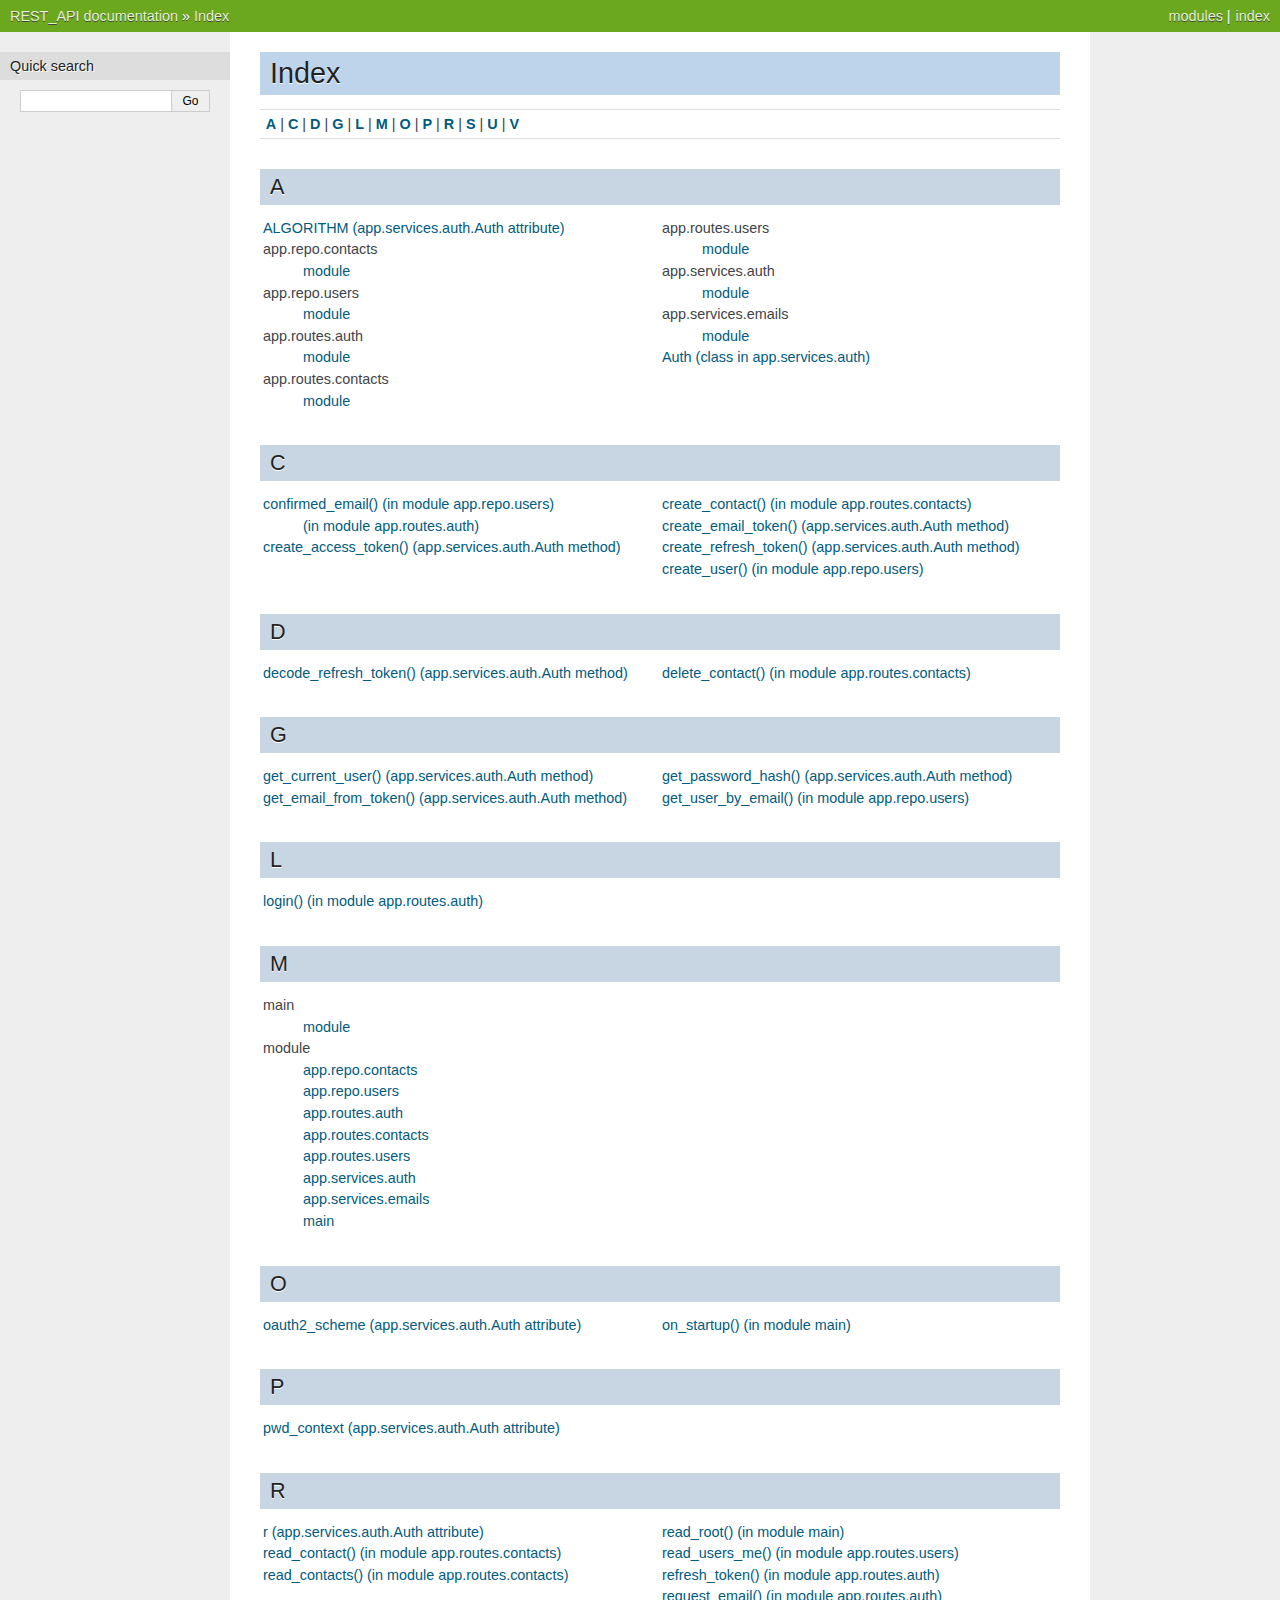
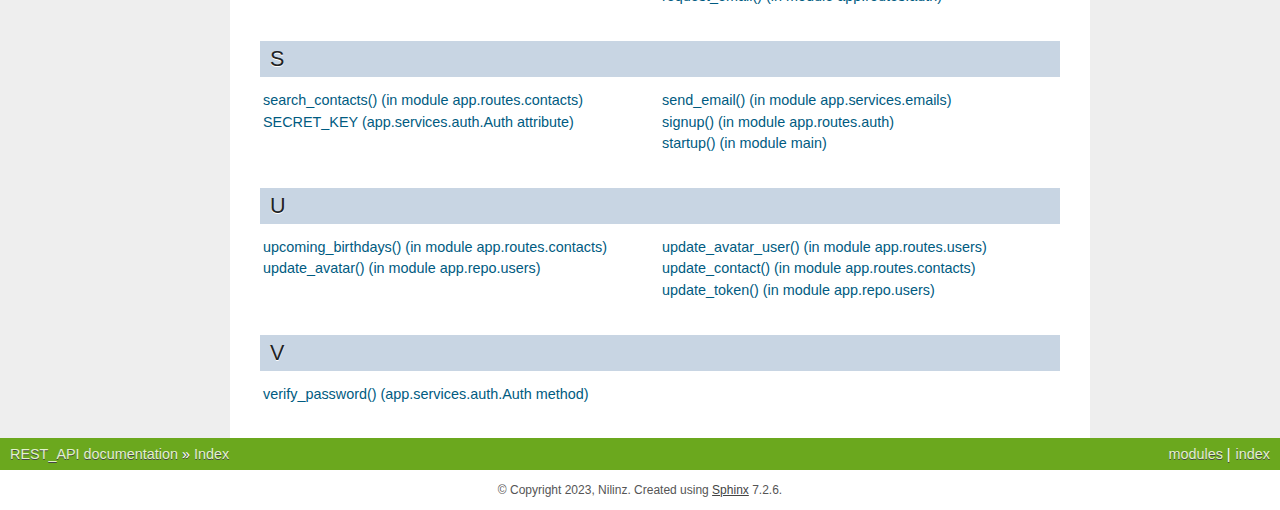
<file: M14_REST_API/REST_API-main/docs/_build/html/genindex.html>
<!DOCTYPE html>

<html lang="en" data-content_root="./">
  <head>
    <meta charset="utf-8" />
    <meta name="viewport" content="width=device-width, initial-scale=1.0" />
    <title>Index &#8212; REST_API  documentation</title>
    <link rel="stylesheet" type="text/css" href="_static/pygments.css?v=a746c00c" />
    <link rel="stylesheet" type="text/css" href="_static/nature.css?v=601dbdee" />
    <script src="_static/documentation_options.js?v=5929fcd5"></script>
    <script src="_static/doctools.js?v=888ff710"></script>
    <script src="_static/sphinx_highlight.js?v=dc90522c"></script>
    <link rel="index" title="Index" href="#" />
    <link rel="search" title="Search" href="search.html" /> 
  </head><body>
    <div class="related" role="navigation" aria-label="related navigation">
      <h3>Navigation</h3>
      <ul>
        <li class="right" style="margin-right: 10px">
          <a href="#" title="General Index"
             accesskey="I">index</a></li>
        <li class="right" >
          <a href="py-modindex.html" title="Python Module Index"
             >modules</a> |</li>
        <li class="nav-item nav-item-0"><a href="index.html">REST_API  documentation</a> &#187;</li>
        <li class="nav-item nav-item-this"><a href="">Index</a></li> 
      </ul>
    </div>  

    <div class="document">
      <div class="documentwrapper">
        <div class="bodywrapper">
          <div class="body" role="main">
            

<h1 id="index">Index</h1>

<div class="genindex-jumpbox">
 <a href="#A"><strong>A</strong></a>
 | <a href="#C"><strong>C</strong></a>
 | <a href="#D"><strong>D</strong></a>
 | <a href="#G"><strong>G</strong></a>
 | <a href="#L"><strong>L</strong></a>
 | <a href="#M"><strong>M</strong></a>
 | <a href="#O"><strong>O</strong></a>
 | <a href="#P"><strong>P</strong></a>
 | <a href="#R"><strong>R</strong></a>
 | <a href="#S"><strong>S</strong></a>
 | <a href="#U"><strong>U</strong></a>
 | <a href="#V"><strong>V</strong></a>
 
</div>
<h2 id="A">A</h2>
<table style="width: 100%" class="indextable genindextable"><tr>
  <td style="width: 33%; vertical-align: top;"><ul>
      <li><a href="index.html#app.services.auth.Auth.ALGORITHM">ALGORITHM (app.services.auth.Auth attribute)</a>
</li>
      <li>
    app.repo.contacts

      <ul>
        <li><a href="index.html#module-app.repo.contacts">module</a>
</li>
      </ul></li>
      <li>
    app.repo.users

      <ul>
        <li><a href="index.html#module-app.repo.users">module</a>
</li>
      </ul></li>
      <li>
    app.routes.auth

      <ul>
        <li><a href="index.html#module-app.routes.auth">module</a>
</li>
      </ul></li>
      <li>
    app.routes.contacts

      <ul>
        <li><a href="index.html#module-app.routes.contacts">module</a>
</li>
      </ul></li>
  </ul></td>
  <td style="width: 33%; vertical-align: top;"><ul>
      <li>
    app.routes.users

      <ul>
        <li><a href="index.html#module-app.routes.users">module</a>
</li>
      </ul></li>
      <li>
    app.services.auth

      <ul>
        <li><a href="index.html#module-app.services.auth">module</a>
</li>
      </ul></li>
      <li>
    app.services.emails

      <ul>
        <li><a href="index.html#module-app.services.emails">module</a>
</li>
      </ul></li>
      <li><a href="index.html#app.services.auth.Auth">Auth (class in app.services.auth)</a>
</li>
  </ul></td>
</tr></table>

<h2 id="C">C</h2>
<table style="width: 100%" class="indextable genindextable"><tr>
  <td style="width: 33%; vertical-align: top;"><ul>
      <li><a href="index.html#app.repo.users.confirmed_email">confirmed_email() (in module app.repo.users)</a>

      <ul>
        <li><a href="index.html#app.routes.auth.confirmed_email">(in module app.routes.auth)</a>
</li>
      </ul></li>
      <li><a href="index.html#app.services.auth.Auth.create_access_token">create_access_token() (app.services.auth.Auth method)</a>
</li>
  </ul></td>
  <td style="width: 33%; vertical-align: top;"><ul>
      <li><a href="index.html#app.routes.contacts.create_contact">create_contact() (in module app.routes.contacts)</a>
</li>
      <li><a href="index.html#app.services.auth.Auth.create_email_token">create_email_token() (app.services.auth.Auth method)</a>
</li>
      <li><a href="index.html#app.services.auth.Auth.create_refresh_token">create_refresh_token() (app.services.auth.Auth method)</a>
</li>
      <li><a href="index.html#app.repo.users.create_user">create_user() (in module app.repo.users)</a>
</li>
  </ul></td>
</tr></table>

<h2 id="D">D</h2>
<table style="width: 100%" class="indextable genindextable"><tr>
  <td style="width: 33%; vertical-align: top;"><ul>
      <li><a href="index.html#app.services.auth.Auth.decode_refresh_token">decode_refresh_token() (app.services.auth.Auth method)</a>
</li>
  </ul></td>
  <td style="width: 33%; vertical-align: top;"><ul>
      <li><a href="index.html#app.routes.contacts.delete_contact">delete_contact() (in module app.routes.contacts)</a>
</li>
  </ul></td>
</tr></table>

<h2 id="G">G</h2>
<table style="width: 100%" class="indextable genindextable"><tr>
  <td style="width: 33%; vertical-align: top;"><ul>
      <li><a href="index.html#app.services.auth.Auth.get_current_user">get_current_user() (app.services.auth.Auth method)</a>
</li>
      <li><a href="index.html#app.services.auth.Auth.get_email_from_token">get_email_from_token() (app.services.auth.Auth method)</a>
</li>
  </ul></td>
  <td style="width: 33%; vertical-align: top;"><ul>
      <li><a href="index.html#app.services.auth.Auth.get_password_hash">get_password_hash() (app.services.auth.Auth method)</a>
</li>
      <li><a href="index.html#app.repo.users.get_user_by_email">get_user_by_email() (in module app.repo.users)</a>
</li>
  </ul></td>
</tr></table>

<h2 id="L">L</h2>
<table style="width: 100%" class="indextable genindextable"><tr>
  <td style="width: 33%; vertical-align: top;"><ul>
      <li><a href="index.html#app.routes.auth.login">login() (in module app.routes.auth)</a>
</li>
  </ul></td>
</tr></table>

<h2 id="M">M</h2>
<table style="width: 100%" class="indextable genindextable"><tr>
  <td style="width: 33%; vertical-align: top;"><ul>
      <li>
    main

      <ul>
        <li><a href="index.html#module-main">module</a>
</li>
      </ul></li>
      <li>
    module

      <ul>
        <li><a href="index.html#module-app.repo.contacts">app.repo.contacts</a>
</li>
        <li><a href="index.html#module-app.repo.users">app.repo.users</a>
</li>
        <li><a href="index.html#module-app.routes.auth">app.routes.auth</a>
</li>
        <li><a href="index.html#module-app.routes.contacts">app.routes.contacts</a>
</li>
        <li><a href="index.html#module-app.routes.users">app.routes.users</a>
</li>
        <li><a href="index.html#module-app.services.auth">app.services.auth</a>
</li>
        <li><a href="index.html#module-app.services.emails">app.services.emails</a>
</li>
        <li><a href="index.html#module-main">main</a>
</li>
      </ul></li>
  </ul></td>
</tr></table>

<h2 id="O">O</h2>
<table style="width: 100%" class="indextable genindextable"><tr>
  <td style="width: 33%; vertical-align: top;"><ul>
      <li><a href="index.html#app.services.auth.Auth.oauth2_scheme">oauth2_scheme (app.services.auth.Auth attribute)</a>
</li>
  </ul></td>
  <td style="width: 33%; vertical-align: top;"><ul>
      <li><a href="index.html#main.on_startup">on_startup() (in module main)</a>
</li>
  </ul></td>
</tr></table>

<h2 id="P">P</h2>
<table style="width: 100%" class="indextable genindextable"><tr>
  <td style="width: 33%; vertical-align: top;"><ul>
      <li><a href="index.html#app.services.auth.Auth.pwd_context">pwd_context (app.services.auth.Auth attribute)</a>
</li>
  </ul></td>
</tr></table>

<h2 id="R">R</h2>
<table style="width: 100%" class="indextable genindextable"><tr>
  <td style="width: 33%; vertical-align: top;"><ul>
      <li><a href="index.html#app.services.auth.Auth.r">r (app.services.auth.Auth attribute)</a>
</li>
      <li><a href="index.html#app.routes.contacts.read_contact">read_contact() (in module app.routes.contacts)</a>
</li>
      <li><a href="index.html#app.routes.contacts.read_contacts">read_contacts() (in module app.routes.contacts)</a>
</li>
  </ul></td>
  <td style="width: 33%; vertical-align: top;"><ul>
      <li><a href="index.html#main.read_root">read_root() (in module main)</a>
</li>
      <li><a href="index.html#app.routes.users.read_users_me">read_users_me() (in module app.routes.users)</a>
</li>
      <li><a href="index.html#app.routes.auth.refresh_token">refresh_token() (in module app.routes.auth)</a>
</li>
      <li><a href="index.html#app.routes.auth.request_email">request_email() (in module app.routes.auth)</a>
</li>
  </ul></td>
</tr></table>

<h2 id="S">S</h2>
<table style="width: 100%" class="indextable genindextable"><tr>
  <td style="width: 33%; vertical-align: top;"><ul>
      <li><a href="index.html#app.routes.contacts.search_contacts">search_contacts() (in module app.routes.contacts)</a>
</li>
      <li><a href="index.html#app.services.auth.Auth.SECRET_KEY">SECRET_KEY (app.services.auth.Auth attribute)</a>
</li>
  </ul></td>
  <td style="width: 33%; vertical-align: top;"><ul>
      <li><a href="index.html#app.services.emails.send_email">send_email() (in module app.services.emails)</a>
</li>
      <li><a href="index.html#app.routes.auth.signup">signup() (in module app.routes.auth)</a>
</li>
      <li><a href="index.html#main.startup">startup() (in module main)</a>
</li>
  </ul></td>
</tr></table>

<h2 id="U">U</h2>
<table style="width: 100%" class="indextable genindextable"><tr>
  <td style="width: 33%; vertical-align: top;"><ul>
      <li><a href="index.html#app.routes.contacts.upcoming_birthdays">upcoming_birthdays() (in module app.routes.contacts)</a>
</li>
      <li><a href="index.html#app.repo.users.update_avatar">update_avatar() (in module app.repo.users)</a>
</li>
  </ul></td>
  <td style="width: 33%; vertical-align: top;"><ul>
      <li><a href="index.html#app.routes.users.update_avatar_user">update_avatar_user() (in module app.routes.users)</a>
</li>
      <li><a href="index.html#app.routes.contacts.update_contact">update_contact() (in module app.routes.contacts)</a>
</li>
      <li><a href="index.html#app.repo.users.update_token">update_token() (in module app.repo.users)</a>
</li>
  </ul></td>
</tr></table>

<h2 id="V">V</h2>
<table style="width: 100%" class="indextable genindextable"><tr>
  <td style="width: 33%; vertical-align: top;"><ul>
      <li><a href="index.html#app.services.auth.Auth.verify_password">verify_password() (app.services.auth.Auth method)</a>
</li>
  </ul></td>
</tr></table>



            <div class="clearer"></div>
          </div>
        </div>
      </div>
      <div class="sphinxsidebar" role="navigation" aria-label="main navigation">
        <div class="sphinxsidebarwrapper">
<div id="searchbox" style="display: none" role="search">
  <h3 id="searchlabel">Quick search</h3>
    <div class="searchformwrapper">
    <form class="search" action="search.html" method="get">
      <input type="text" name="q" aria-labelledby="searchlabel" autocomplete="off" autocorrect="off" autocapitalize="off" spellcheck="false"/>
      <input type="submit" value="Go" />
    </form>
    </div>
</div>
<script>document.getElementById('searchbox').style.display = "block"</script>
        </div>
      </div>
      <div class="clearer"></div>
    </div>
    <div class="related" role="navigation" aria-label="related navigation">
      <h3>Navigation</h3>
      <ul>
        <li class="right" style="margin-right: 10px">
          <a href="#" title="General Index"
             >index</a></li>
        <li class="right" >
          <a href="py-modindex.html" title="Python Module Index"
             >modules</a> |</li>
        <li class="nav-item nav-item-0"><a href="index.html">REST_API  documentation</a> &#187;</li>
        <li class="nav-item nav-item-this"><a href="">Index</a></li> 
      </ul>
    </div>
    <div class="footer" role="contentinfo">
    &#169; Copyright 2023, Nilinz.
      Created using <a href="https://www.sphinx-doc.org/">Sphinx</a> 7.2.6.
    </div>
  </body>
</html>
</file>
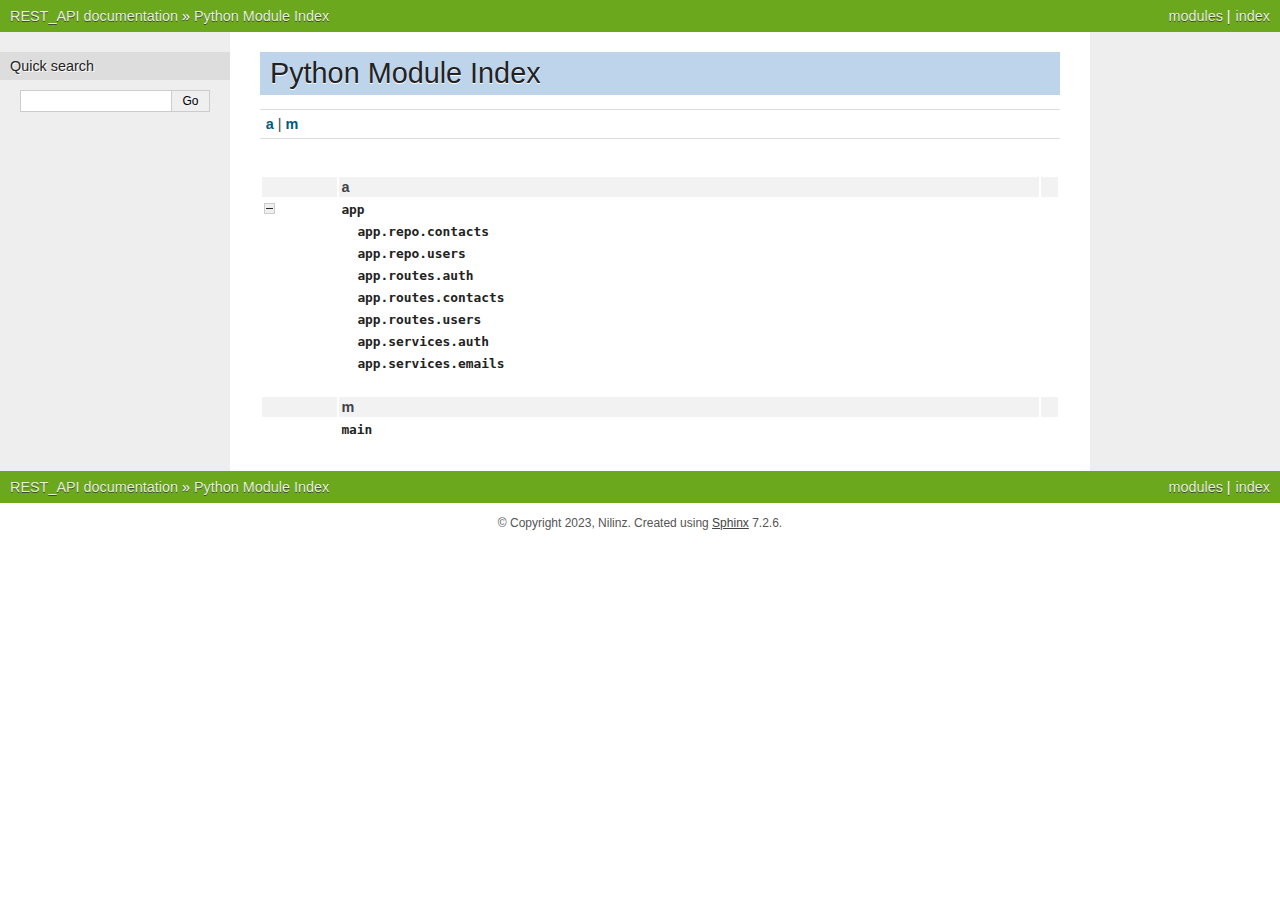
<file: M14_REST_API/REST_API-main/docs/_build/html/py-modindex.html>
<!DOCTYPE html>

<html lang="en" data-content_root="./">
  <head>
    <meta charset="utf-8" />
    <meta name="viewport" content="width=device-width, initial-scale=1.0" />
    <title>Python Module Index &#8212; REST_API  documentation</title>
    <link rel="stylesheet" type="text/css" href="_static/pygments.css?v=a746c00c" />
    <link rel="stylesheet" type="text/css" href="_static/nature.css?v=601dbdee" />
    <script src="_static/documentation_options.js?v=5929fcd5"></script>
    <script src="_static/doctools.js?v=888ff710"></script>
    <script src="_static/sphinx_highlight.js?v=dc90522c"></script>
    <link rel="index" title="Index" href="genindex.html" />
    <link rel="search" title="Search" href="search.html" />
 


  </head><body>
    <div class="related" role="navigation" aria-label="related navigation">
      <h3>Navigation</h3>
      <ul>
        <li class="right" style="margin-right: 10px">
          <a href="genindex.html" title="General Index"
             accesskey="I">index</a></li>
        <li class="right" >
          <a href="#" title="Python Module Index"
             >modules</a> |</li>
        <li class="nav-item nav-item-0"><a href="index.html">REST_API  documentation</a> &#187;</li>
        <li class="nav-item nav-item-this"><a href="">Python Module Index</a></li> 
      </ul>
    </div>  

    <div class="document">
      <div class="documentwrapper">
        <div class="bodywrapper">
          <div class="body" role="main">
            

   <h1>Python Module Index</h1>

   <div class="modindex-jumpbox">
   <a href="#cap-a"><strong>a</strong></a> | 
   <a href="#cap-m"><strong>m</strong></a>
   </div>

   <table class="indextable modindextable">
     <tr class="pcap"><td></td><td>&#160;</td><td></td></tr>
     <tr class="cap" id="cap-a"><td></td><td>
       <strong>a</strong></td><td></td></tr>
     <tr>
       <td><img src="_static/minus.png" class="toggler"
              id="toggle-1" style="display: none" alt="-" /></td>
       <td>
       <code class="xref">app</code></td><td>
       <em></em></td></tr>
     <tr class="cg-1">
       <td></td>
       <td>&#160;&#160;&#160;
       <a href="index.html#module-app.repo.contacts"><code class="xref">app.repo.contacts</code></a></td><td>
       <em></em></td></tr>
     <tr class="cg-1">
       <td></td>
       <td>&#160;&#160;&#160;
       <a href="index.html#module-app.repo.users"><code class="xref">app.repo.users</code></a></td><td>
       <em></em></td></tr>
     <tr class="cg-1">
       <td></td>
       <td>&#160;&#160;&#160;
       <a href="index.html#module-app.routes.auth"><code class="xref">app.routes.auth</code></a></td><td>
       <em></em></td></tr>
     <tr class="cg-1">
       <td></td>
       <td>&#160;&#160;&#160;
       <a href="index.html#module-app.routes.contacts"><code class="xref">app.routes.contacts</code></a></td><td>
       <em></em></td></tr>
     <tr class="cg-1">
       <td></td>
       <td>&#160;&#160;&#160;
       <a href="index.html#module-app.routes.users"><code class="xref">app.routes.users</code></a></td><td>
       <em></em></td></tr>
     <tr class="cg-1">
       <td></td>
       <td>&#160;&#160;&#160;
       <a href="index.html#module-app.services.auth"><code class="xref">app.services.auth</code></a></td><td>
       <em></em></td></tr>
     <tr class="cg-1">
       <td></td>
       <td>&#160;&#160;&#160;
       <a href="index.html#module-app.services.emails"><code class="xref">app.services.emails</code></a></td><td>
       <em></em></td></tr>
     <tr class="pcap"><td></td><td>&#160;</td><td></td></tr>
     <tr class="cap" id="cap-m"><td></td><td>
       <strong>m</strong></td><td></td></tr>
     <tr>
       <td></td>
       <td>
       <a href="index.html#module-main"><code class="xref">main</code></a></td><td>
       <em></em></td></tr>
   </table>


            <div class="clearer"></div>
          </div>
        </div>
      </div>
      <div class="sphinxsidebar" role="navigation" aria-label="main navigation">
        <div class="sphinxsidebarwrapper">
<div id="searchbox" style="display: none" role="search">
  <h3 id="searchlabel">Quick search</h3>
    <div class="searchformwrapper">
    <form class="search" action="search.html" method="get">
      <input type="text" name="q" aria-labelledby="searchlabel" autocomplete="off" autocorrect="off" autocapitalize="off" spellcheck="false"/>
      <input type="submit" value="Go" />
    </form>
    </div>
</div>
<script>document.getElementById('searchbox').style.display = "block"</script>
        </div>
      </div>
      <div class="clearer"></div>
    </div>
    <div class="related" role="navigation" aria-label="related navigation">
      <h3>Navigation</h3>
      <ul>
        <li class="right" style="margin-right: 10px">
          <a href="genindex.html" title="General Index"
             >index</a></li>
        <li class="right" >
          <a href="#" title="Python Module Index"
             >modules</a> |</li>
        <li class="nav-item nav-item-0"><a href="index.html">REST_API  documentation</a> &#187;</li>
        <li class="nav-item nav-item-this"><a href="">Python Module Index</a></li> 
      </ul>
    </div>
    <div class="footer" role="contentinfo">
    &#169; Copyright 2023, Nilinz.
      Created using <a href="https://www.sphinx-doc.org/">Sphinx</a> 7.2.6.
    </div>
  </body>
</html>
</file>
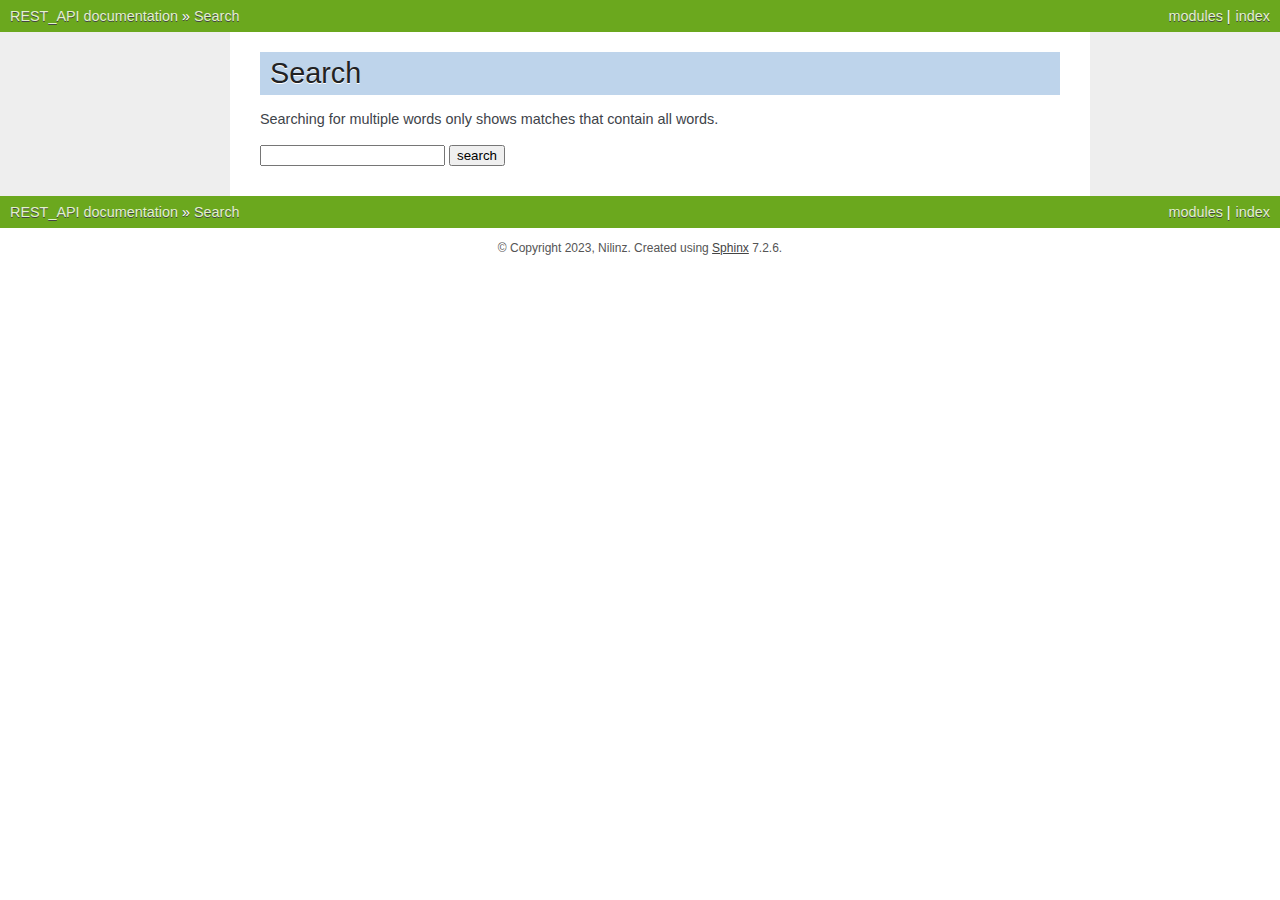
<file: M14_REST_API/REST_API-main/docs/_build/html/search.html>
<!DOCTYPE html>

<html lang="en" data-content_root="./">
  <head>
    <meta charset="utf-8" />
    <meta name="viewport" content="width=device-width, initial-scale=1.0" />
    <title>Search &#8212; REST_API  documentation</title>
    <link rel="stylesheet" type="text/css" href="_static/pygments.css?v=a746c00c" />
    <link rel="stylesheet" type="text/css" href="_static/nature.css?v=601dbdee" />
    
    <script src="_static/documentation_options.js?v=5929fcd5"></script>
    <script src="_static/doctools.js?v=888ff710"></script>
    <script src="_static/sphinx_highlight.js?v=dc90522c"></script>
    <script src="_static/searchtools.js"></script>
    <script src="_static/language_data.js"></script>
    <link rel="index" title="Index" href="genindex.html" />
    <link rel="search" title="Search" href="#" />
  <script src="searchindex.js" defer></script>
   

  </head><body>
    <div class="related" role="navigation" aria-label="related navigation">
      <h3>Navigation</h3>
      <ul>
        <li class="right" style="margin-right: 10px">
          <a href="genindex.html" title="General Index"
             accesskey="I">index</a></li>
        <li class="right" >
          <a href="py-modindex.html" title="Python Module Index"
             >modules</a> |</li>
        <li class="nav-item nav-item-0"><a href="index.html">REST_API  documentation</a> &#187;</li>
        <li class="nav-item nav-item-this"><a href="">Search</a></li> 
      </ul>
    </div>  

    <div class="document">
      <div class="documentwrapper">
        <div class="bodywrapper">
          <div class="body" role="main">
            
  <h1 id="search-documentation">Search</h1>
  
  <noscript>
  <div class="admonition warning">
  <p>
    Please activate JavaScript to enable the search
    functionality.
  </p>
  </div>
  </noscript>
  
  
  <p>
    Searching for multiple words only shows matches that contain
    all words.
  </p>
  
  
  <form action="" method="get">
    <input type="text" name="q" aria-labelledby="search-documentation" value="" autocomplete="off" autocorrect="off" autocapitalize="off" spellcheck="false"/>
    <input type="submit" value="search" />
    <span id="search-progress" style="padding-left: 10px"></span>
  </form>
  
  
  
  <div id="search-results">
  
  </div>
  

            <div class="clearer"></div>
          </div>
        </div>
      </div>
      <div class="sphinxsidebar" role="navigation" aria-label="main navigation">
        <div class="sphinxsidebarwrapper">
        </div>
      </div>
      <div class="clearer"></div>
    </div>
    <div class="related" role="navigation" aria-label="related navigation">
      <h3>Navigation</h3>
      <ul>
        <li class="right" style="margin-right: 10px">
          <a href="genindex.html" title="General Index"
             >index</a></li>
        <li class="right" >
          <a href="py-modindex.html" title="Python Module Index"
             >modules</a> |</li>
        <li class="nav-item nav-item-0"><a href="index.html">REST_API  documentation</a> &#187;</li>
        <li class="nav-item nav-item-this"><a href="">Search</a></li> 
      </ul>
    </div>
    <div class="footer" role="contentinfo">
    &#169; Copyright 2023, Nilinz.
      Created using <a href="https://www.sphinx-doc.org/">Sphinx</a> 7.2.6.
    </div>
  </body>
</html>
</file>
<file: M5_PB-API-ExchangeRates-main/PB-API-ExchangeRates-main/main.css>
input[type=text] {
    width: 300px;
    border: 1px solid lightseagreen;
    padding: 5px 10px;
    color: darkred;
    font-size: 16px;
    font-family: 'Cambria', 'Cochin', 'Georgia', 'Times', 'Times New Roman', serif;
  }
  
  button {
    border: 1px solid #ccc;
    padding: 5px 10px;
    font-size: 16px;
  }
  
  #subscribe {
    color: darkblue;
    font-size: 14px;
    font-family: 'Courier New', 'Courier', monospace;
    margin-top: 20px;
  }
</file>
<file: M14_REST_API/REST_API-main/docs/_build/html/_static/pygments.css>
pre { line-height: 125%; }
td.linenos .normal { color: inherit; background-color: transparent; padding-left: 5px; padding-right: 5px; }
span.linenos { color: inherit; background-color: transparent; padding-left: 5px; padding-right: 5px; }
td.linenos .special { color: #000000; background-color: #ffffc0; padding-left: 5px; padding-right: 5px; }
span.linenos.special { color: #000000; background-color: #ffffc0; padding-left: 5px; padding-right: 5px; }
.highlight .hll { background-color: #ffffcc }
.highlight { background: #f8f8f8; }
.highlight .c { color: #8f5902; font-style: italic } /* Comment */
.highlight .err { color: #a40000; border: 1px solid #ef2929 } /* Error */
.highlight .g { color: #000000 } /* Generic */
.highlight .k { color: #204a87; font-weight: bold } /* Keyword */
.highlight .l { color: #000000 } /* Literal */
.highlight .n { color: #000000 } /* Name */
.highlight .o { color: #ce5c00; font-weight: bold } /* Operator */
.highlight .x { color: #000000 } /* Other */
.highlight .p { color: #000000; font-weight: bold } /* Punctuation */
.highlight .ch { color: #8f5902; font-style: italic } /* Comment.Hashbang */
.highlight .cm { color: #8f5902; font-style: italic } /* Comment.Multiline */
.highlight .cp { color: #8f5902; font-style: italic } /* Comment.Preproc */
.highlight .cpf { color: #8f5902; font-style: italic } /* Comment.PreprocFile */
.highlight .c1 { color: #8f5902; font-style: italic } /* Comment.Single */
.highlight .cs { color: #8f5902; font-style: italic } /* Comment.Special */
.highlight .gd { color: #a40000 } /* Generic.Deleted */
.highlight .ge { color: #000000; font-style: italic } /* Generic.Emph */
.highlight .ges { color: #000000; font-weight: bold; font-style: italic } /* Generic.EmphStrong */
.highlight .gr { color: #ef2929 } /* Generic.Error */
.highlight .gh { color: #000080; font-weight: bold } /* Generic.Heading */
.highlight .gi { color: #00A000 } /* Generic.Inserted */
.highlight .go { color: #000000; font-style: italic } /* Generic.Output */
.highlight .gp { color: #8f5902 } /* Generic.Prompt */
.highlight .gs { color: #000000; font-weight: bold } /* Generic.Strong */
.highlight .gu { color: #800080; font-weight: bold } /* Generic.Subheading */
.highlight .gt { color: #a40000; font-weight: bold } /* Generic.Traceback */
.highlight .kc { color: #204a87; font-weight: bold } /* Keyword.Constant */
.highlight .kd { color: #204a87; font-weight: bold } /* Keyword.Declaration */
.highlight .kn { color: #204a87; font-weight: bold } /* Keyword.Namespace */
.highlight .kp { color: #204a87; font-weight: bold } /* Keyword.Pseudo */
.highlight .kr { color: #204a87; font-weight: bold } /* Keyword.Reserved */
.highlight .kt { color: #204a87; font-weight: bold } /* Keyword.Type */
.highlight .ld { color: #000000 } /* Literal.Date */
.highlight .m { color: #0000cf; font-weight: bold } /* Literal.Number */
.highlight .s { color: #4e9a06 } /* Literal.String */
.highlight .na { color: #c4a000 } /* Name.Attribute */
.highlight .nb { color: #204a87 } /* Name.Builtin */
.highlight .nc { color: #000000 } /* Name.Class */
.highlight .no { color: #000000 } /* Name.Constant */
.highlight .nd { color: #5c35cc; font-weight: bold } /* Name.Decorator */
.highlight .ni { color: #ce5c00 } /* Name.Entity */
.highlight .ne { color: #cc0000; font-weight: bold } /* Name.Exception */
.highlight .nf { color: #000000 } /* Name.Function */
.highlight .nl { color: #f57900 } /* Name.Label */
.highlight .nn { color: #000000 } /* Name.Namespace */
.highlight .nx { color: #000000 } /* Name.Other */
.highlight .py { color: #000000 } /* Name.Property */
.highlight .nt { color: #204a87; font-weight: bold } /* Name.Tag */
.highlight .nv { color: #000000 } /* Name.Variable */
.highlight .ow { color: #204a87; font-weight: bold } /* Operator.Word */
.highlight .pm { color: #000000; font-weight: bold } /* Punctuation.Marker */
.highlight .w { color: #f8f8f8 } /* Text.Whitespace */
.highlight .mb { color: #0000cf; font-weight: bold } /* Literal.Number.Bin */
.highlight .mf { color: #0000cf; font-weight: bold } /* Literal.Number.Float */
.highlight .mh { color: #0000cf; font-weight: bold } /* Literal.Number.Hex */
.highlight .mi { color: #0000cf; font-weight: bold } /* Literal.Number.Integer */
.highlight .mo { color: #0000cf; font-weight: bold } /* Literal.Number.Oct */
.highlight .sa { color: #4e9a06 } /* Literal.String.Affix */
.highlight .sb { color: #4e9a06 } /* Literal.String.Backtick */
.highlight .sc { color: #4e9a06 } /* Literal.String.Char */
.highlight .dl { color: #4e9a06 } /* Literal.String.Delimiter */
.highlight .sd { color: #8f5902; font-style: italic } /* Literal.String.Doc */
.highlight .s2 { color: #4e9a06 } /* Literal.String.Double */
.highlight .se { color: #4e9a06 } /* Literal.String.Escape */
.highlight .sh { color: #4e9a06 } /* Literal.String.Heredoc */
.highlight .si { color: #4e9a06 } /* Literal.String.Interpol */
.highlight .sx { color: #4e9a06 } /* Literal.String.Other */
.highlight .sr { color: #4e9a06 } /* Literal.String.Regex */
.highlight .s1 { color: #4e9a06 } /* Literal.String.Single */
.highlight .ss { color: #4e9a06 } /* Literal.String.Symbol */
.highlight .bp { color: #3465a4 } /* Name.Builtin.Pseudo */
.highlight .fm { color: #000000 } /* Name.Function.Magic */
.highlight .vc { color: #000000 } /* Name.Variable.Class */
.highlight .vg { color: #000000 } /* Name.Variable.Global */
.highlight .vi { color: #000000 } /* Name.Variable.Instance */
.highlight .vm { color: #000000 } /* Name.Variable.Magic */
.highlight .il { color: #0000cf; font-weight: bold } /* Literal.Number.Integer.Long */
</file>
<file: M14_REST_API/REST_API-main/docs/_build/html/_static/nature.css>
/*
 * nature.css_t
 * ~~~~~~~~~~~~
 *
 * Sphinx stylesheet -- nature theme.
 *
 * :copyright: Copyright 2007-2023 by the Sphinx team, see AUTHORS.
 * :license: BSD, see LICENSE for details.
 *
 */

@import url("basic.css");

/* -- page layout ----------------------------------------------------------- */

body {
    font-family: Arial, sans-serif;
    font-size: 100%;
    background-color: #fff;
    color: #555;
    margin: 0;
    padding: 0;
}

div.documentwrapper {
    float: left;
    width: 100%;
}

div.bodywrapper {
    margin: 0 0 0 230px;
}

hr {
    border: 1px solid #B1B4B6;
}

div.document {
    background-color: #eee;
}

div.body {
    background-color: #ffffff;
    color: #3E4349;
    padding: 0 30px 30px 30px;
    font-size: 0.9em;
}

div.footer {
    color: #555;
    width: 100%;
    padding: 13px 0;
    text-align: center;
    font-size: 75%;
}

div.footer a {
    color: #444;
    text-decoration: underline;
}

div.related {
    background-color: #6BA81E;
    line-height: 32px;
    color: #fff;
    text-shadow: 0px 1px 0 #444;
    font-size: 0.9em;
}

div.related a {
    color: #E2F3CC;
}

div.sphinxsidebar {
    font-size: 0.75em;
    line-height: 1.5em;
}

div.sphinxsidebarwrapper{
    padding: 20px 0;
}

div.sphinxsidebar h3,
div.sphinxsidebar h4 {
    font-family: Arial, sans-serif;
    color: #222;
    font-size: 1.2em;
    font-weight: normal;
    margin: 0;
    padding: 5px 10px;
    background-color: #ddd;
    text-shadow: 1px 1px 0 white
}

div.sphinxsidebar h4{
    font-size: 1.1em;
}

div.sphinxsidebar h3 a {
    color: #444;
}


div.sphinxsidebar p {
    color: #888;
    padding: 5px 20px;
}

div.sphinxsidebar p.topless {
}

div.sphinxsidebar ul {
    margin: 10px 20px;
    padding: 0;
    color: #000;
}

div.sphinxsidebar a {
    color: #444;
}

div.sphinxsidebar input {
    border: 1px solid #ccc;
    font-family: sans-serif;
    font-size: 1em;
}

div.sphinxsidebar .searchformwrapper {
    margin-left: 20px;
    margin-right: 20px;
}

/* -- body styles ----------------------------------------------------------- */

a {
    color: #005B81;
    text-decoration: none;
}

a:hover {
    color: #E32E00;
    text-decoration: underline;
}

a:visited {
    color: #551A8B;
}

div.body h1,
div.body h2,
div.body h3,
div.body h4,
div.body h5,
div.body h6 {
    font-family: Arial, sans-serif;
    background-color: #BED4EB;
    font-weight: normal;
    color: #212224;
    margin: 30px 0px 10px 0px;
    padding: 5px 0 5px 10px;
    text-shadow: 0px 1px 0 white
}

div.body h1 { border-top: 20px solid white; margin-top: 0; font-size: 200%; }
div.body h2 { font-size: 150%; background-color: #C8D5E3; }
div.body h3 { font-size: 120%; background-color: #D8DEE3; }
div.body h4 { font-size: 110%; background-color: #D8DEE3; }
div.body h5 { font-size: 100%; background-color: #D8DEE3; }
div.body h6 { font-size: 100%; background-color: #D8DEE3; }

a.headerlink {
    color: #c60f0f;
    font-size: 0.8em;
    padding: 0 4px 0 4px;
    text-decoration: none;
}

a.headerlink:hover {
    background-color: #c60f0f;
    color: white;
}

div.body p, div.body dd, div.body li {
    line-height: 1.5em;
}

div.admonition p.admonition-title + p {
    display: inline;
}

div.note {
    background-color: #eee;
    border: 1px solid #ccc;
}

div.seealso {
    background-color: #ffc;
    border: 1px solid #ff6;
}

nav.contents,
aside.topic,
div.topic {
    background-color: #eee;
}

div.warning {
    background-color: #ffe4e4;
    border: 1px solid #f66;
}

p.admonition-title {
    display: inline;
}

p.admonition-title:after {
    content: ":";
}

pre {
    padding: 10px;
    line-height: 1.2em;
    border: 1px solid #C6C9CB;
    font-size: 1.1em;
    margin: 1.5em 0 1.5em 0;
    -webkit-box-shadow: 1px 1px 1px #d8d8d8;
    -moz-box-shadow: 1px 1px 1px #d8d8d8;
}

code {
    background-color: #ecf0f3;
    color: #222;
    /* padding: 1px 2px; */
    font-size: 1.1em;
    font-family: monospace;
}

.viewcode-back {
    font-family: Arial, sans-serif;
}

div.viewcode-block:target {
    background-color: #f4debf;
    border-top: 1px solid #ac9;
    border-bottom: 1px solid #ac9;
}

div.code-block-caption {
    background-color: #ddd;
    color: #222;
    border: 1px solid #C6C9CB;
}
</file>
